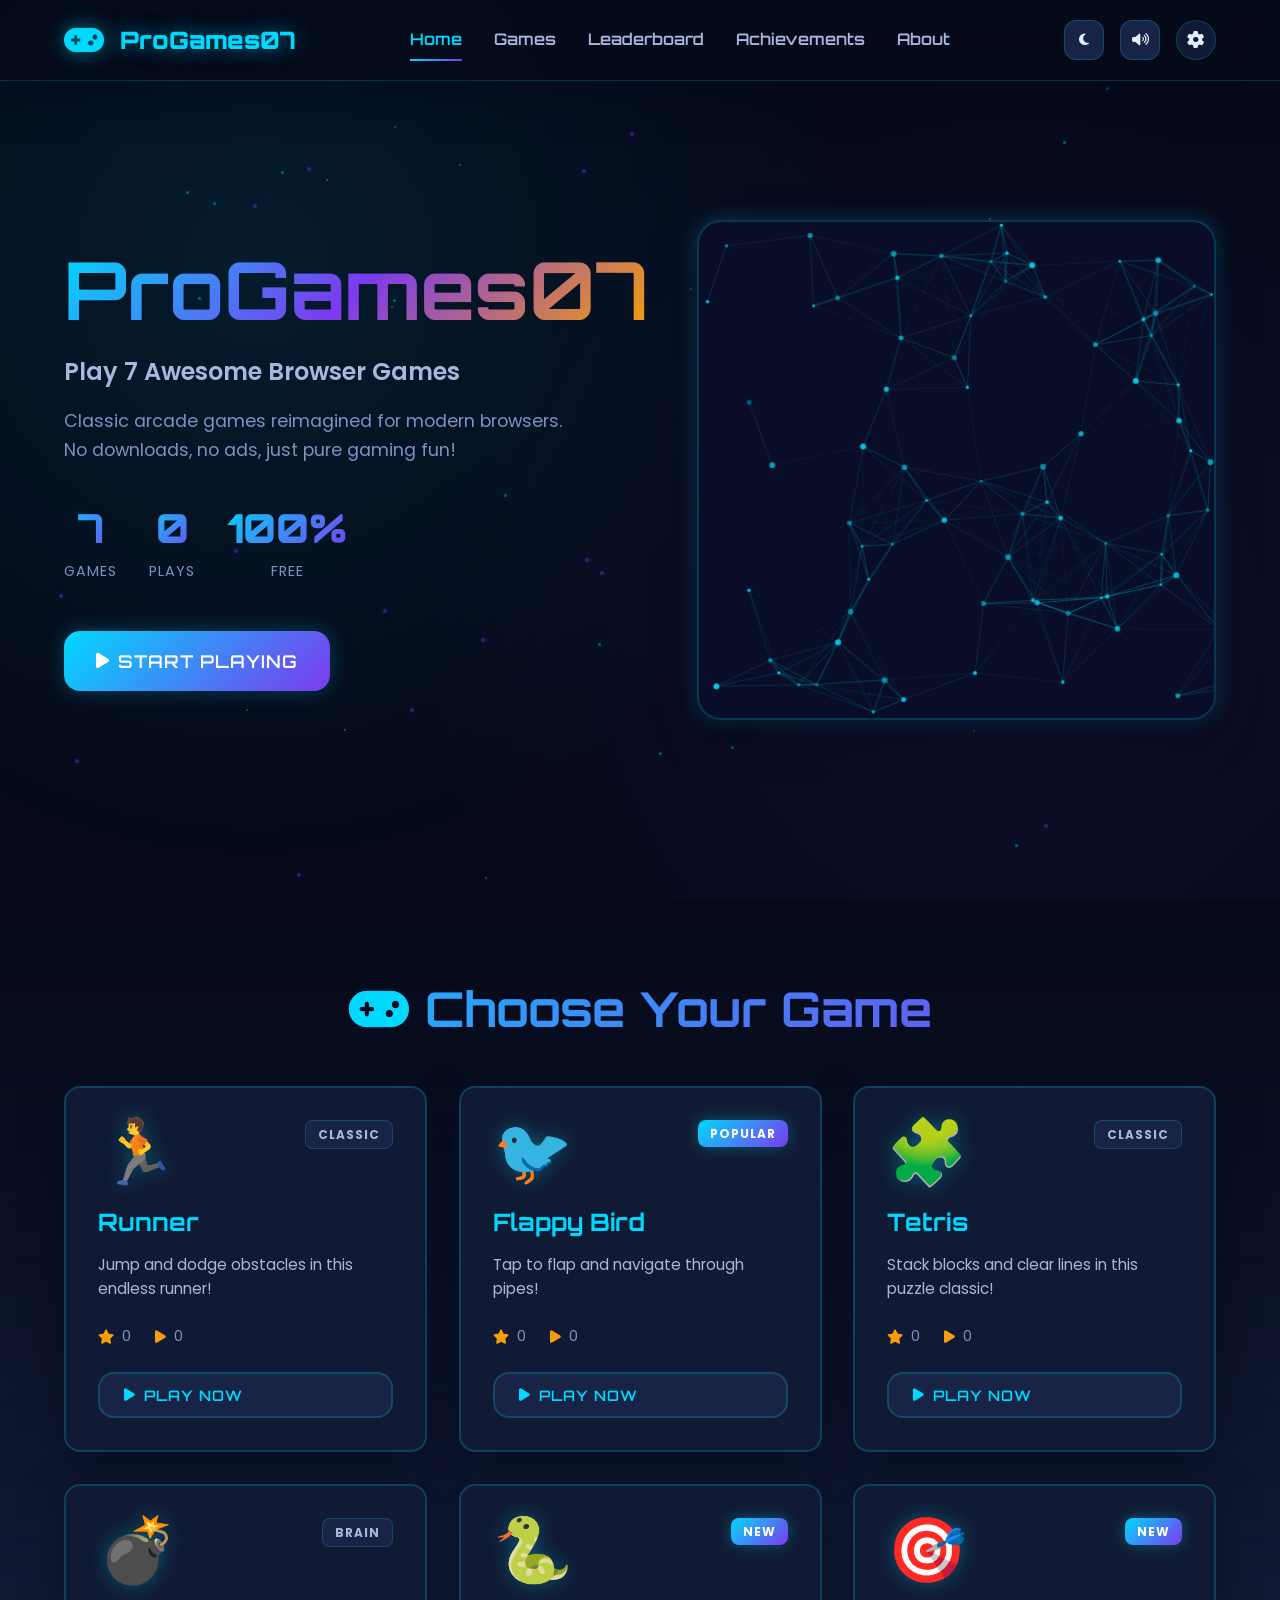
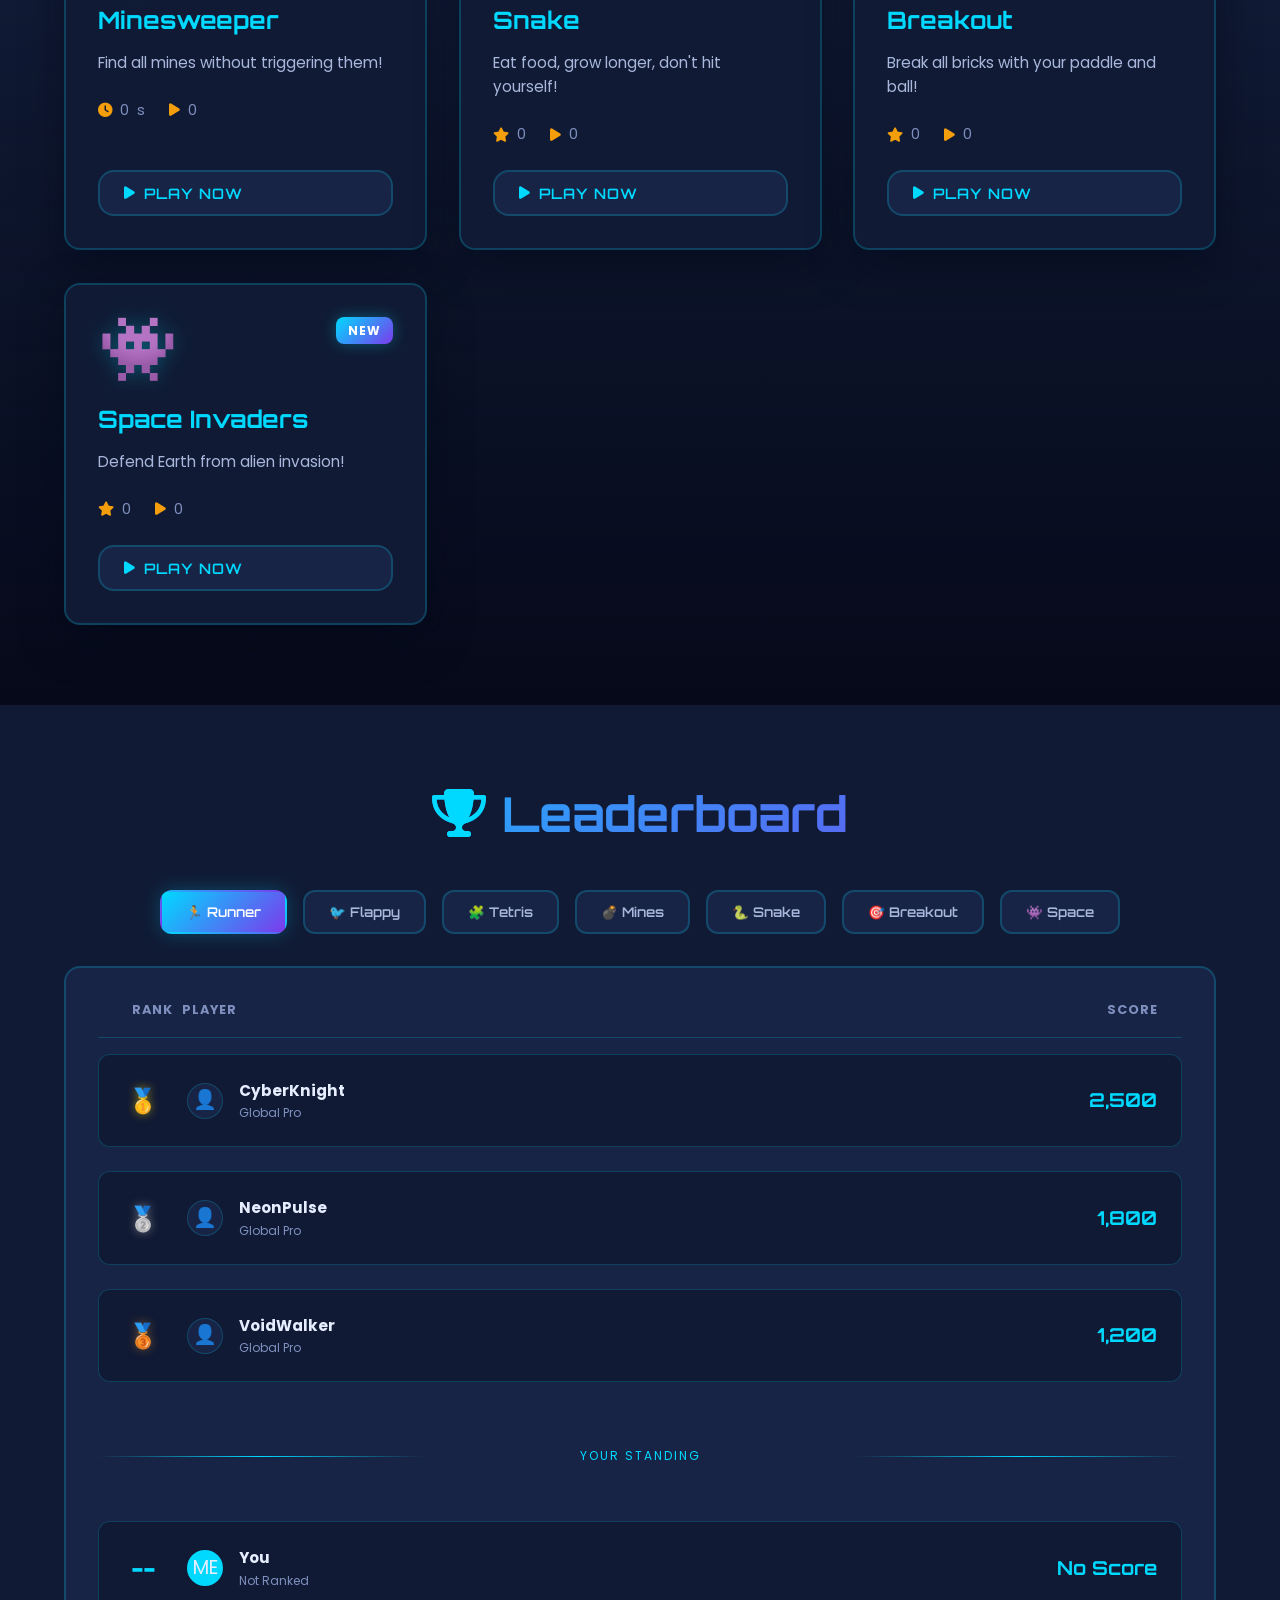
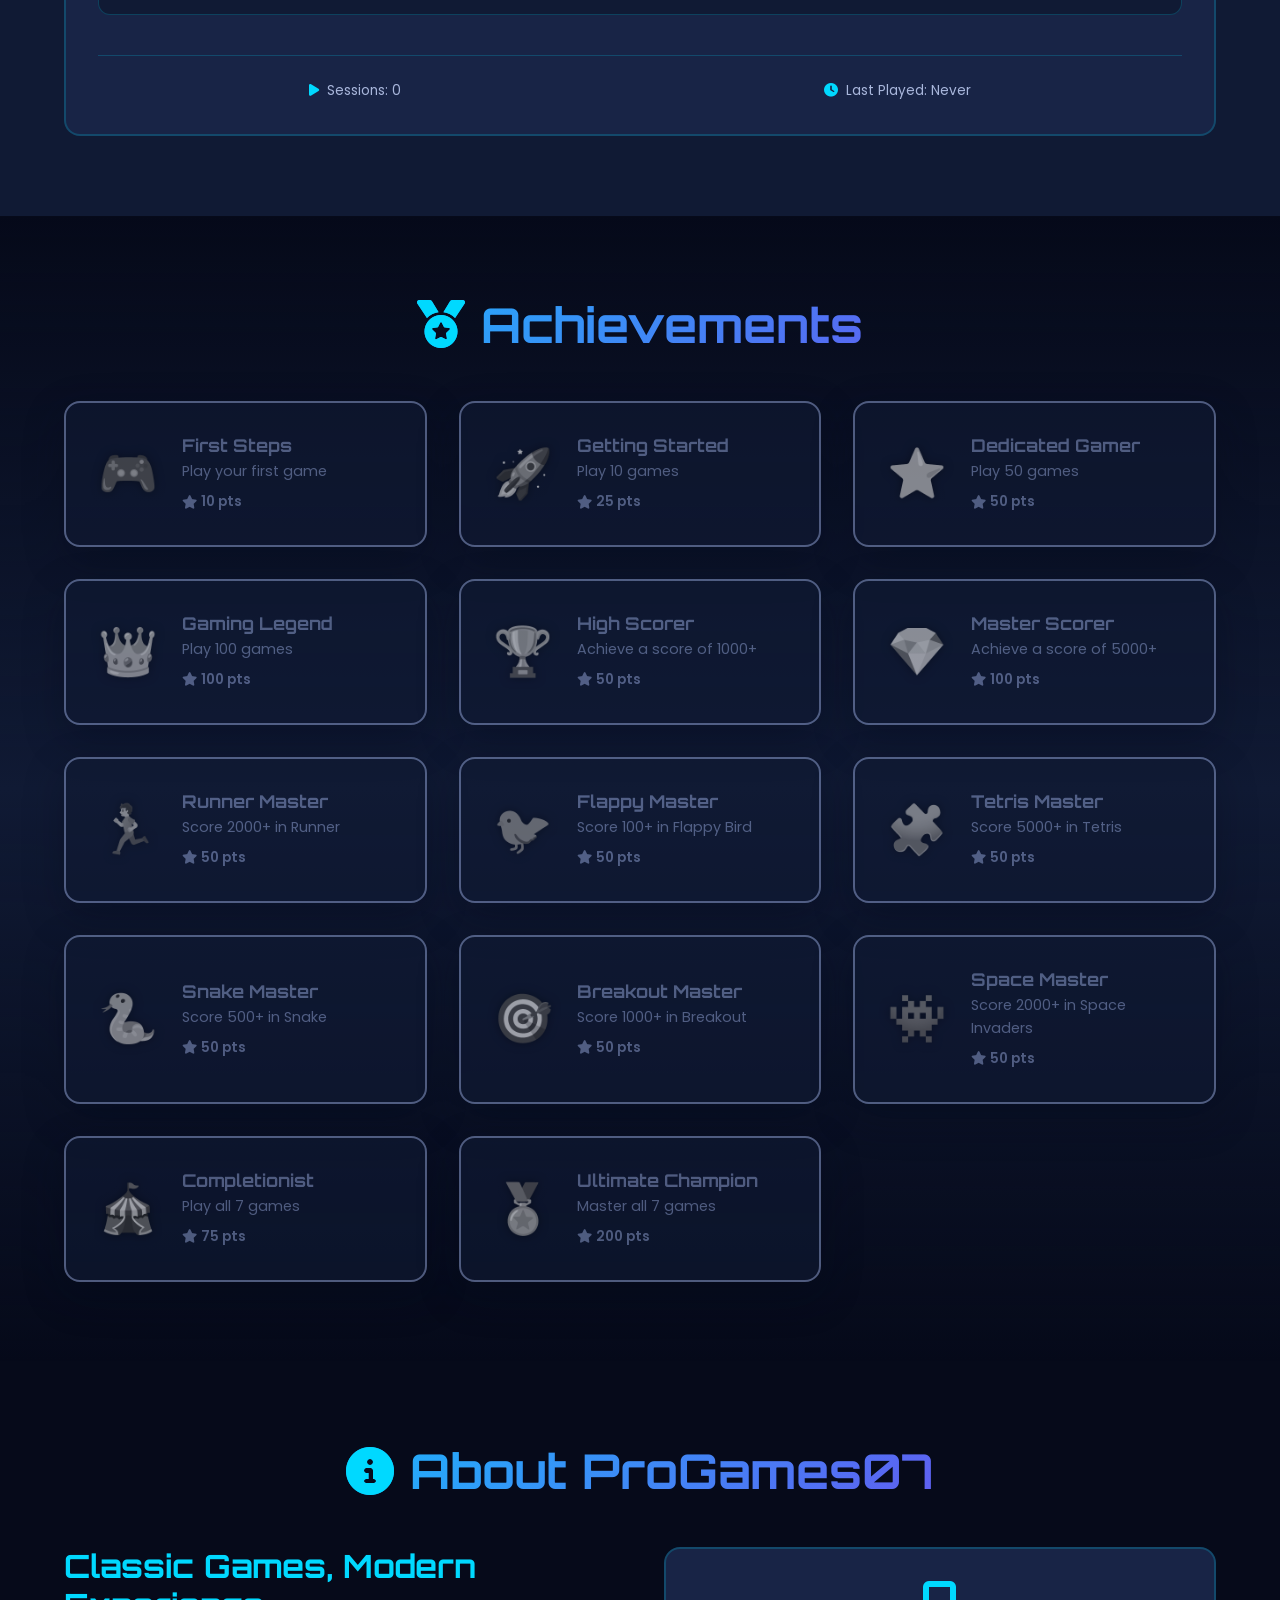
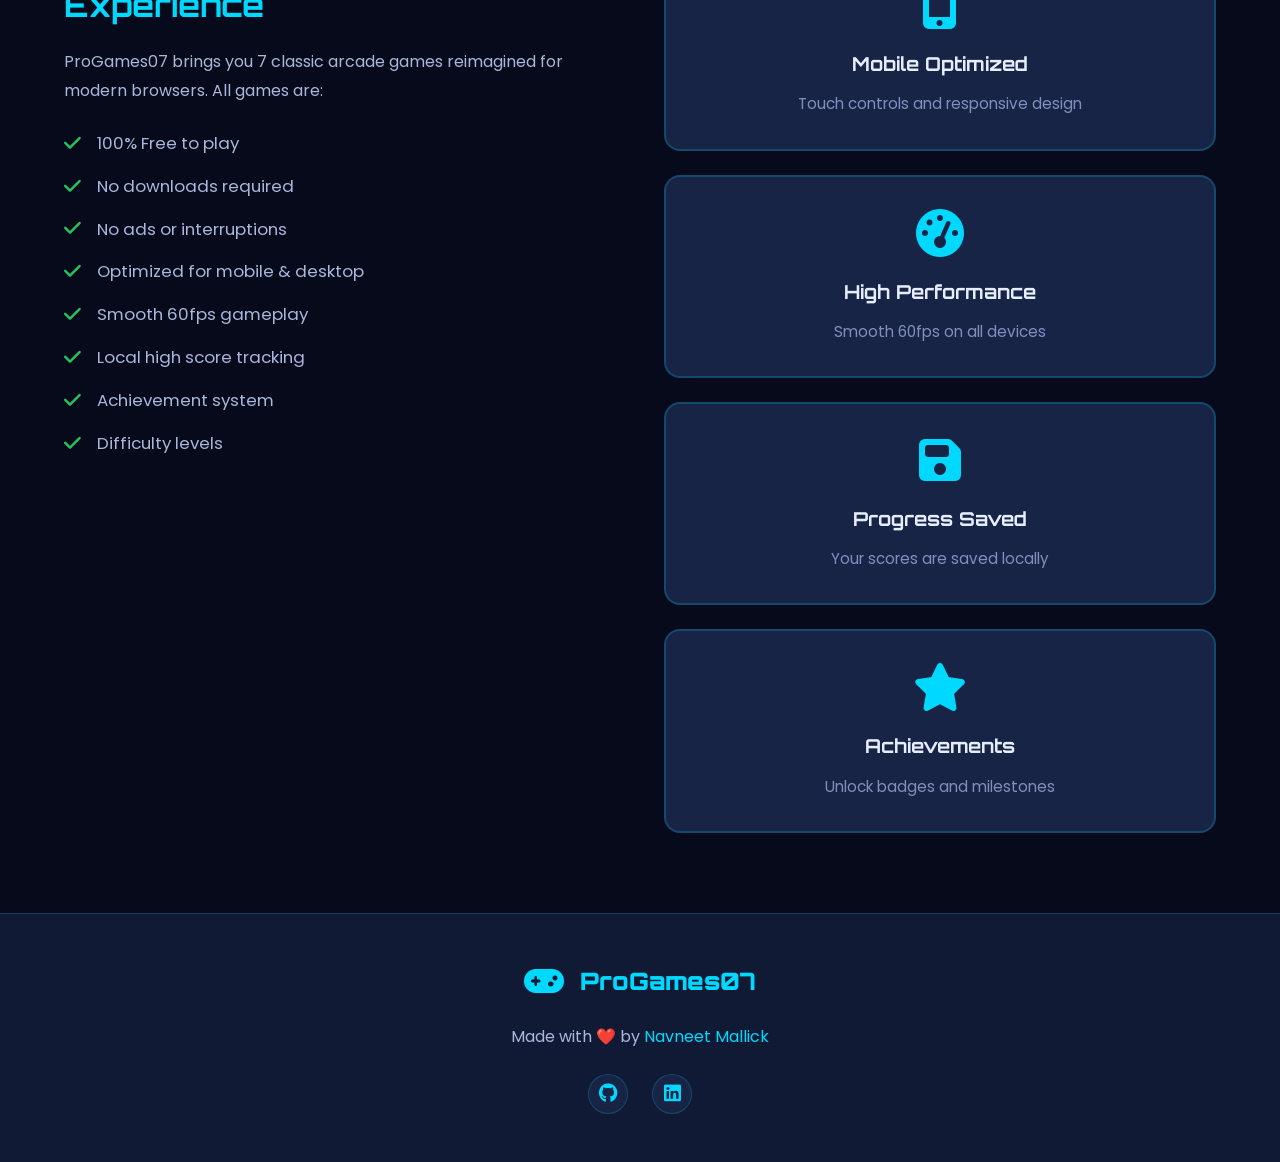
<file: index.html>
<!DOCTYPE html>
<html lang="en">
<head>
  <meta charset="UTF-8">
  <meta name="viewport" content="width=device-width, initial-scale=1.0, maximum-scale=5.0, user-scalable=yes, viewport-fit=cover">
  
  <!-- SEO -->
  <title>ProGames07 | Play Awesome Classic Arcade Games In Browser  </title>
  <meta name="description" content="Play 7 awesome browser games on ProGames07 including Runner, Flappy Bird, Tetris, Minesweeper, Snake, Breakout, and Space Invaders. Optimized for mobile and desktop.">
  <meta name="keywords" content="browser games, online games, free games, arcade games, tetris, snake, flappy bird">
  <meta name="author" content="Navneet Mallick">
  
  <!-- Favicon -->
  <link rel="icon" href="data:image/svg+xml,<svg xmlns='http://www.w3.org/2000/svg' viewBox='0 0 100 100'><text y='.9em' font-size='90'>🎮</text></svg>">
  <link rel="icon" type="image/png" href="./icons/icon-512x512.png">
  
  <!-- PWA Manifest -->
  <link rel="manifest" href="./manifest.json?v=1.0.3">
  <meta name="theme-color" content="#00e5ff">
  <meta name="apple-mobile-web-app-capable" content="yes">
  <meta name="apple-mobile-web-app-status-bar-style" content="black-translucent">
  <meta name="apple-mobile-web-app-title" content="ProGames07">
  <link rel="apple-touch-icon" href="./icons/icon-192x192.png">
  <meta name="mobile-web-app-capable" content="yes">
  
  <!-- Fonts -->
  <link rel="preconnect" href="https://fonts.googleapis.com">
  <link rel="preconnect" href="https://fonts.gstatic.com" crossorigin>
  <link href="https://fonts.googleapis.com/css2?family=Orbitron:wght@400;500;700;900&family=Poppins:wght@300;400;600;700&display=swap" rel="stylesheet">
  
  <!-- Font Awesome -->
  <link rel="stylesheet" href="https://cdnjs.cloudflare.com/ajax/libs/font-awesome/6.5.0/css/all.min.css">
  
  <!-- Stylesheets -->
  <link rel="stylesheet" href="css/style.css">
  <link rel="stylesheet" href="css/games.css">
  <link rel="stylesheet" href="css/mobile.css">
</head>
<body>

  <!-- Particles Background -->
  <div class="particles" id="particles"></div>

  <!-- Header -->
  <header class="header">
    <div class="container">
      <div class="logo">
        <i class="fas fa-gamepad"></i>
        <span>ProGames07</span>
      </div>
      <nav class="nav">
        <a href="#home" class="nav-link active">Home</a>
        <a href="#games" class="nav-link">Games</a>
        <a href="#leaderboard" class="nav-link">Leaderboard</a>
        <a href="#achievements" class="nav-link">Achievements</a>
        <a href="#about" class="nav-link">About</a>
      </nav>
      <div class="header-actions">
        <button id="theme-toggle" class="icon-btn" aria-label="Toggle theme">
          <i class="fas fa-moon"></i>
        </button>
        <button id="sound-toggle" class="icon-btn" aria-label="Toggle sound">
          <i class="fas fa-volume-up"></i>
        </button>
        <button class="icon-btn settings-btn" onclick="settingsManager.openSettings()" aria-label="Settings">
          <i class="fas fa-cog"></i>
        </button>
        <button id="mobile-menu-btn" class="icon-btn mobile-only" aria-label="Menu">
          <i class="fas fa-bars"></i>
        </button>
      </div>
    </div>
  </header>

  <!-- Hero Section -->
  <section id="home" class="hero">
    <div class="container">
      <div class="hero-content">
        <h1 class="hero-title">
          <span class="glitch" data-text="ProGames07">ProGames07</span>
        </h1>
        <p class="hero-subtitle">Play 7 Awesome Browser Games</p>
        <p class="hero-description">
          Classic arcade games reimagined for modern browsers. 
          No downloads, no ads, just pure gaming fun!
        </p>
        <div class="hero-stats">
          <div class="stat">
            <div class="stat-value" id="total-games">7</div>
            <div class="stat-label">Games</div>
          </div>
          <div class="stat">
            <div class="stat-value" id="total-plays">0</div>
            <div class="stat-label">Plays</div>
          </div>
          <div class="stat">
            <div class="stat-value">100%</div>
            <div class="stat-label">Free</div>
          </div>
        </div>
        <a href="#games" class="btn btn-primary btn-large">
          <i class="fas fa-play"></i> Start Playing
        </a>
      </div>
      <div class="hero-visual">
        <canvas id="hero-canvas"></canvas>
      </div>
    </div>
  </section>

  <!-- Games Grid -->
  <section id="games" class="games-section">
    <div class="container">
      <h2 class="section-title">
        <i class="fas fa-gamepad"></i> Choose Your Game
      </h2>
      
      <div class="games-grid">
        
        <!-- Game 1: Runner -->
        <div class="game-card" data-game="runner">
          <div class="game-card-header">
            <div class="game-icon">🏃</div>
            <div class="game-badge">Classic</div>
          </div>
          <div class="game-card-body">
            <h3 class="game-title">Runner</h3>
            <p class="game-description">Jump and dodge obstacles in this endless runner!</p>
            <div class="game-stats">
              <span><i class="fas fa-star"></i> <span class="high-score" data-game="runner">0</span></span>
              <span><i class="fas fa-play"></i> <span class="play-count" data-game="runner">0</span></span>
            </div>
          </div>
          <button class="btn btn-play" onclick="openGame('runner')">
            <i class="fas fa-play"></i> Play Now
          </button>
        </div>

        <!-- Game 2: Flappy Bird -->
        <div class="game-card" data-game="flappy">
          <div class="game-card-header">
            <div class="game-icon">🐦</div>
            <div class="game-badge featured">Popular</div>
          </div>
          <div class="game-card-body">
            <h3 class="game-title">Flappy Bird</h3>
            <p class="game-description">Tap to flap and navigate through pipes!</p>
            <div class="game-stats">
              <span><i class="fas fa-star"></i> <span class="high-score" data-game="flappy">0</span></span>
              <span><i class="fas fa-play"></i> <span class="play-count" data-game="flappy">0</span></span>
            </div>
          </div>
          <button class="btn btn-play" onclick="openGame('flappy')">
            <i class="fas fa-play"></i> Play Now
          </button>
        </div>

        <!-- Game 3: Tetris -->
        <div class="game-card" data-game="tetris">
          <div class="game-card-header">
            <div class="game-icon">🧩</div>
            <div class="game-badge">Classic</div>
          </div>
          <div class="game-card-body">
            <h3 class="game-title">Tetris</h3>
            <p class="game-description">Stack blocks and clear lines in this puzzle classic!</p>
            <div class="game-stats">
              <span><i class="fas fa-star"></i> <span class="high-score" data-game="tetris">0</span></span>
              <span><i class="fas fa-play"></i> <span class="play-count" data-game="tetris">0</span></span>
            </div>
          </div>
          <button class="btn btn-play" onclick="openGame('tetris')">
            <i class="fas fa-play"></i> Play Now
          </button>
        </div>

        <!-- Game 4: Minesweeper -->
        <div class="game-card" data-game="minesweeper">
          <div class="game-card-header">
            <div class="game-icon">💣</div>
            <div class="game-badge">Brain</div>
          </div>
          <div class="game-card-body">
            <h3 class="game-title">Minesweeper</h3>
            <p class="game-description">Find all mines without triggering them!</p>
            <div class="game-stats">
              <span><i class="fas fa-clock"></i> <span class="high-score" data-game="minesweeper">--</span>s</span>
              <span><i class="fas fa-play"></i> <span class="play-count" data-game="minesweeper">0</span></span>
            </div>
          </div>
          <button class="btn btn-play" onclick="openGame('minesweeper')">
            <i class="fas fa-play"></i> Play Now
          </button>
        </div>

        <!-- Game 5: Snake -->
        <div class="game-card" data-game="snake">
          <div class="game-card-header">
            <div class="game-icon">🐍</div>
            <div class="game-badge featured">New</div>
          </div>
          <div class="game-card-body">
            <h3 class="game-title">Snake</h3>
            <p class="game-description">Eat food, grow longer, don't hit yourself!</p>
            <div class="game-stats">
              <span><i class="fas fa-star"></i> <span class="high-score" data-game="snake">0</span></span>
              <span><i class="fas fa-play"></i> <span class="play-count" data-game="snake">0</span></span>
            </div>
          </div>
          <button class="btn btn-play" onclick="openGame('snake')">
            <i class="fas fa-play"></i> Play Now
          </button>
        </div>

        <!-- Game 6: Breakout -->
        <div class="game-card" data-game="breakout">
          <div class="game-card-header">
            <div class="game-icon">🎯</div>
            <div class="game-badge featured">New</div>
          </div>
          <div class="game-card-body">
            <h3 class="game-title">Breakout</h3>
            <p class="game-description">Break all bricks with your paddle and ball!</p>
            <div class="game-stats">
              <span><i class="fas fa-star"></i> <span class="high-score" data-game="breakout">0</span></span>
              <span><i class="fas fa-play"></i> <span class="play-count" data-game="breakout">0</span></span>
            </div>
          </div>
          <button class="btn btn-play" onclick="openGame('breakout')">
            <i class="fas fa-play"></i> Play Now
          </button>
        </div>

        <!-- Game 7: Space Invaders -->
        <div class="game-card" data-game="space">
          <div class="game-card-header">
            <div class="game-icon">👾</div>
            <div class="game-badge featured">New</div>
          </div>
          <div class="game-card-body">
            <h3 class="game-title">Space Invaders</h3>
            <p class="game-description">Defend Earth from alien invasion!</p>
            <div class="game-stats">
              <span><i class="fas fa-star"></i> <span class="high-score" data-game="space">0</span></span>
              <span><i class="fas fa-play"></i> <span class="play-count" data-game="space">0</span></span>
            </div>
          </div>
          <button class="btn btn-play" onclick="openGame('space')">
            <i class="fas fa-play"></i> Play Now
          </button>
        </div>

      </div>
    </div>
  </section>

  <!-- Leaderboard Section -->
  <section id="leaderboard" class="leaderboard-section">
    <div class="container">
      <h2 class="section-title">
        <i class="fas fa-trophy"></i> Leaderboard
      </h2>
      <div class="leaderboard-tabs">
        <button class="tab-btn active" data-game="runner">🏃 Runner</button>
        <button class="tab-btn" data-game="flappy">🐦 Flappy</button>
        <button class="tab-btn" data-game="tetris">🧩 Tetris</button>
        <button class="tab-btn" data-game="minesweeper">💣 Mines</button>
        <button class="tab-btn" data-game="snake">🐍 Snake</button>
        <button class="tab-btn" data-game="breakout">🎯 Breakout</button>
        <button class="tab-btn" data-game="space">👾 Space</button>
      </div>
      <div class="leaderboard-content" id="leaderboard-content">
        <div class="leaderboard-empty">
          <i class="fas fa-trophy"></i>
          <p>No scores yet. Be the first to play!</p>
        </div>
      </div>
    </div>
  </section>

  <!-- Achievements Section -->
  <section id="achievements" class="achievements-section">
    <div class="container">
      <h2 class="section-title">
        <i class="fas fa-medal"></i> Achievements
      </h2>
      <div class="achievements-grid" id="achievements-grid">
        <!-- Achievements will be loaded here -->
      </div>
    </div>
  </section>

  <!-- About Section -->
  <section id="about" class="about-section">
    <div class="container">
      <h2 class="section-title">
        <i class="fas fa-info-circle"></i> About ProGames07
      </h2>
      <div class="about-content">
        <div class="about-text">
          <h3>Classic Games, Modern Experience</h3>
          <p>ProGames07 brings you 7 classic arcade games reimagined for modern browsers. All games are:</p>
          <ul class="feature-list">
            <li><i class="fas fa-check"></i> 100% Free to play</li>
            <li><i class="fas fa-check"></i> No downloads required</li>
            <li><i class="fas fa-check"></i> No ads or interruptions</li>
            <li><i class="fas fa-check"></i> Optimized for mobile & desktop</li>
            <li><i class="fas fa-check"></i> Smooth 60fps gameplay</li>
            <li><i class="fas fa-check"></i> Local high score tracking</li>
            <li><i class="fas fa-check"></i> Achievement system</li>
            <li><i class="fas fa-check"></i> Difficulty levels</li>
          </ul>
        </div>
        <div class="about-features">
          <div class="feature-card">
            <i class="fas fa-mobile-alt"></i>
            <h4>Mobile Optimized</h4>
            <p>Touch controls and responsive design</p>
          </div>
          <div class="feature-card">
            <i class="fas fa-tachometer-alt"></i>
            <h4>High Performance</h4>
            <p>Smooth 60fps on all devices</p>
          </div>
          <div class="feature-card">
            <i class="fas fa-save"></i>
            <h4>Progress Saved</h4>
            <p>Your scores are saved locally</p>
          </div>
          <div class="feature-card">
            <i class="fas fa-star"></i>
            <h4>Achievements</h4>
            <p>Unlock badges and milestones</p>
          </div>
        </div>
      </div>
    </div>
  </section>

  <!-- Footer -->
  <footer class="footer">
    <div class="container">
      <div class="footer-content">
        <div class="footer-brand">
          <i class="fas fa-gamepad"></i>
          <span>ProGames07</span>
        </div>
        <p>Made with ❤️ by <a href="https://github.com/Navneet-Mallick" target="_blank">Navneet Mallick</a></p>
        
        <div class="footer-links">
          <a href="https://github.com/Navneet-Mallick" target="_blank"><i class="fab fa-github"></i></a>
          <a href="https://linkedin.com/in/navneet-mallick-313829279" target="_blank"><i class="fab fa-linkedin"></i></a>
        </div>
      </div>
    </div>
  </footer>

  <!-- Game Modal -->
  <div id="game-modal" class="game-modal">
    <div class="game-modal-content">
      <div class="game-modal-header">
        <h3 id="modal-game-title">Game</h3>
        <button class="close-btn" onclick="closeGame()">
          <i class="fas fa-times"></i>
        </button>
      </div>
      <div class="game-modal-body" id="game-container">
        <!-- Game will be loaded here -->
      </div>
    </div>
  </div>

  <!-- Toast Notifications -->
  <div id="toast-container"></div>

  <!-- Scripts -->
  <script src="js/particles.js"></script>
  <script src="js/hero-animation.js"></script>
  <script src="js/stats.js"></script>
  <script src="js/achievements.js"></script>
  <script src="js/enhancements.js"></script>
  <script src="js/sound-effects.js"></script>
  <script src="js/pause-system.js"></script>
  <script src="js/music-manager.js"></script>
  <script src="js/settings.js"></script>
  <script src="js/difficulty.js"></script>
  <script src="js/performance-optimizer.js"></script>
  <script src="js/game-optimizer.js"></script>
  <script src="js/game-loader.js"></script>
  <script src="js/canvas-helper.js"></script>
  <script src="js/games/runner.js"></script>
  <script src="js/games/flappy.js"></script>
  <script src="js/games/tetris.js"></script>
  <script src="js/games/minesweeper.js"></script>
  <script src="js/games/snake.js"></script>
  <script src="js/games/breakout.js"></script>
  <script src="js/games/space.js"></script>
  <script src="js/game-manager.js"></script>
  <script src="js/main.js"></script>
  <script src="js/debug.js"></script>

  <!-- PWA Registration -->
  <script>
    // Register Service Worker for PWA
    if ('serviceWorker' in navigator) {
      window.addEventListener('load', () => {
        navigator.serviceWorker.register('./sw.js?v=1.0.3')
          .then(registration => {
            console.log('✓ Service Worker registered:', registration.scope);
          })
          .catch(error => {
            console.log('✗ Service Worker registration failed:', error);
          });
      });
    }

    // PWA Install Prompt
    let deferredPrompt;
    window.addEventListener('beforeinstallprompt', (e) => {
      e.preventDefault();
      deferredPrompt = e;
      
      // Show install button
      showInstallPrompt();
    });

    function showInstallPrompt() {
      const installBtn = document.createElement('button');
      installBtn.className = 'btn btn-primary install-btn';
      installBtn.innerHTML = '<i class="fas fa-download"></i> Install App';
      installBtn.style.cssText = 'position:fixed;bottom:20px;right:20px;z-index:1000;box-shadow:0 4px 20px rgba(0,229,255,0.4);';
      
      installBtn.addEventListener('click', async () => {
        if (deferredPrompt) {
          deferredPrompt.prompt();
          const { outcome } = await deferredPrompt.userChoice;
          console.log(`User response: ${outcome}`);
          deferredPrompt = null;
          installBtn.remove();
        }
      });
      
      document.body.appendChild(installBtn);
      
      // Auto-hide after 10 seconds
      setTimeout(() => {
        if (installBtn.parentElement) {
          installBtn.style.opacity = '0';
          installBtn.style.transform = 'translateY(100px)';
          setTimeout(() => installBtn.remove(), 300);
        }
      }, 10000);
    }

    // Track installation
    window.addEventListener('appinstalled', () => {
      console.log('✓ PWA installed successfully');
      showToast('App installed! Launch from your home screen', 'success');
    });
  </script>

</body>
</html>
</file>
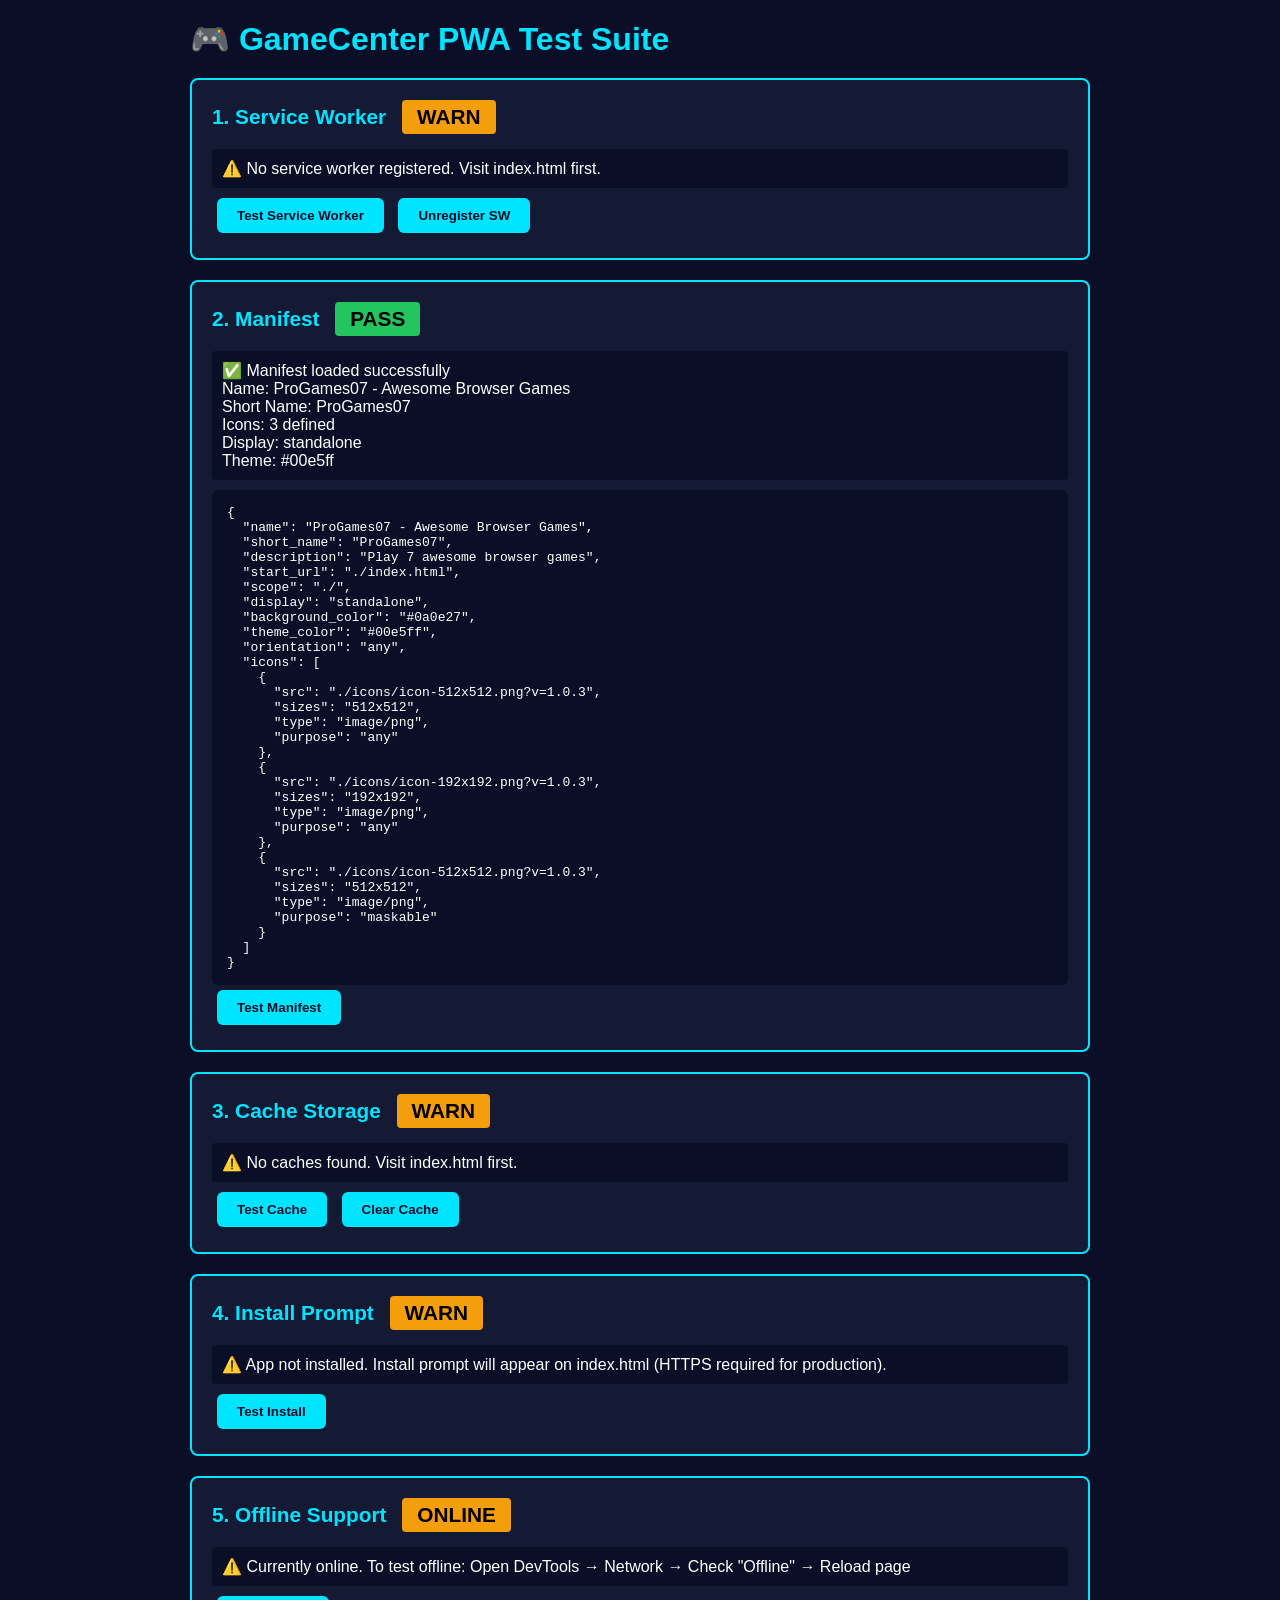
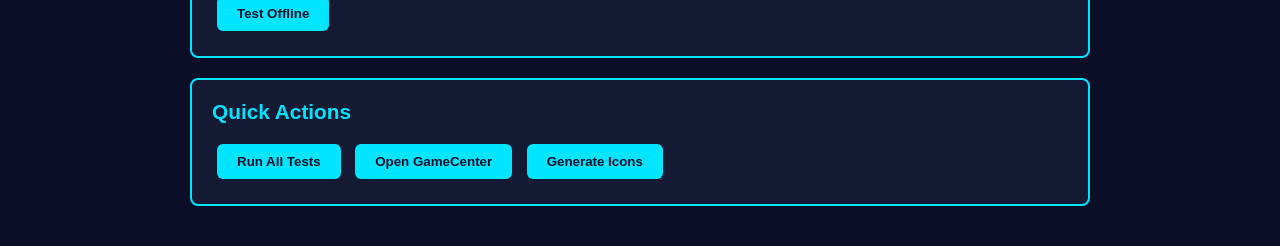
<file: test-pwa.html>
<!DOCTYPE html>
<html lang="en">
<head>
  <meta charset="UTF-8">
  <meta name="viewport" content="width=device-width, initial-scale=1.0">
  <title>PWA Test - GameCenter</title>
  <style>
    * { margin: 0; padding: 0; box-sizing: border-box; }
    body {
      font-family: 'Segoe UI', Tahoma, Geneva, Verdana, sans-serif;
      background: #0a0e27;
      color: #fff;
      padding: 20px;
    }
    .container {
      max-width: 900px;
      margin: 0 auto;
    }
    h1 {
      color: #00e5ff;
      margin-bottom: 20px;
    }
    .test-section {
      background: #141a33;
      border: 2px solid #00e5ff;
      border-radius: 8px;
      padding: 20px;
      margin-bottom: 20px;
    }
    .test-section h2 {
      color: #00e5ff;
      margin-bottom: 15px;
      font-size: 1.3rem;
    }
    .status {
      display: inline-block;
      padding: 5px 15px;
      border-radius: 4px;
      font-weight: bold;
      margin-left: 10px;
    }
    .status.pass { background: #22c55e; color: #000; }
    .status.fail { background: #ef4444; color: #fff; }
    .status.warn { background: #f59e0b; color: #000; }
    button {
      background: #00e5ff;
      color: #0a0e27;
      border: none;
      padding: 10px 20px;
      border-radius: 6px;
      cursor: pointer;
      font-weight: bold;
      margin: 5px;
    }
    button:hover { background: #00b8cc; }
    pre {
      background: #0a0e27;
      padding: 15px;
      border-radius: 6px;
      overflow-x: auto;
      margin-top: 10px;
    }
    .test-item {
      padding: 10px;
      margin: 5px 0;
      background: #0a0e27;
      border-radius: 4px;
    }
  </style>
</head>
<body>
  <div class="container">
    <h1>🎮 GameCenter PWA Test Suite</h1>
    
    <div class="test-section">
      <h2>1. Service Worker <span class="status" id="sw-status">Testing...</span></h2>
      <div id="sw-details"></div>
      <button onclick="testServiceWorker()">Test Service Worker</button>
      <button onclick="unregisterSW()">Unregister SW</button>
    </div>

    <div class="test-section">
      <h2>2. Manifest <span class="status" id="manifest-status">Testing...</span></h2>
      <div id="manifest-details"></div>
      <button onclick="testManifest()">Test Manifest</button>
    </div>

    <div class="test-section">
      <h2>3. Cache Storage <span class="status" id="cache-status">Testing...</span></h2>
      <div id="cache-details"></div>
      <button onclick="testCache()">Test Cache</button>
      <button onclick="clearCache()">Clear Cache</button>
    </div>

    <div class="test-section">
      <h2>4. Install Prompt <span class="status" id="install-status">Testing...</span></h2>
      <div id="install-details"></div>
      <button onclick="testInstall()">Test Install</button>
    </div>

    <div class="test-section">
      <h2>5. Offline Support <span class="status" id="offline-status">Testing...</span></h2>
      <div id="offline-details"></div>
      <button onclick="testOffline()">Test Offline</button>
    </div>

    <div class="test-section">
      <h2>Quick Actions</h2>
      <button onclick="runAllTests()">Run All Tests</button>
      <button onclick="location.href='index.html'">Open GameCenter</button>
      <button onclick="location.href='generate-icons.html'">Generate Icons</button>
    </div>
  </div>

  <script>
    // Test Service Worker
    async function testServiceWorker() {
      const status = document.getElementById('sw-status');
      const details = document.getElementById('sw-details');
      
      if ('serviceWorker' in navigator) {
        try {
          const registrations = await navigator.serviceWorker.getRegistrations();
          if (registrations.length > 0) {
            status.className = 'status pass';
            status.textContent = 'PASS';
            details.innerHTML = `
              <div class="test-item">
                ✅ Service Worker registered<br>
                Scope: ${registrations[0].scope}<br>
                State: ${registrations[0].active ? 'Active' : 'Inactive'}
              </div>
            `;
          } else {
            status.className = 'status warn';
            status.textContent = 'WARN';
            details.innerHTML = '<div class="test-item">⚠️ No service worker registered. Visit index.html first.</div>';
          }
        } catch (error) {
          status.className = 'status fail';
          status.textContent = 'FAIL';
          details.innerHTML = `<div class="test-item">❌ Error: ${error.message}</div>`;
        }
      } else {
        status.className = 'status fail';
        status.textContent = 'FAIL';
        details.innerHTML = '<div class="test-item">❌ Service Worker not supported</div>';
      }
    }

    // Test Manifest
    async function testManifest() {
      const status = document.getElementById('manifest-status');
      const details = document.getElementById('manifest-details');
      
      try {
        const response = await fetch('/manifest.json');
        const manifest = await response.json();
        
        status.className = 'status pass';
        status.textContent = 'PASS';
        details.innerHTML = `
          <div class="test-item">
            ✅ Manifest loaded successfully<br>
            Name: ${manifest.name}<br>
            Short Name: ${manifest.short_name}<br>
            Icons: ${manifest.icons.length} defined<br>
            Display: ${manifest.display}<br>
            Theme: ${manifest.theme_color}
          </div>
          <pre>${JSON.stringify(manifest, null, 2)}</pre>
        `;
      } catch (error) {
        status.className = 'status fail';
        status.textContent = 'FAIL';
        details.innerHTML = `<div class="test-item">❌ Error: ${error.message}</div>`;
      }
    }

    // Test Cache
    async function testCache() {
      const status = document.getElementById('cache-status');
      const details = document.getElementById('cache-details');
      
      try {
        const cacheNames = await caches.keys();
        if (cacheNames.length > 0) {
          let html = '<div class="test-item">✅ Caches found:<br>';
          for (const name of cacheNames) {
            const cache = await caches.open(name);
            const keys = await cache.keys();
            html += `<br><strong>${name}</strong>: ${keys.length} files cached`;
          }
          html += '</div>';
          
          status.className = 'status pass';
          status.textContent = 'PASS';
          details.innerHTML = html;
        } else {
          status.className = 'status warn';
          status.textContent = 'WARN';
          details.innerHTML = '<div class="test-item">⚠️ No caches found. Visit index.html first.</div>';
        }
      } catch (error) {
        status.className = 'status fail';
        status.textContent = 'FAIL';
        details.innerHTML = `<div class="test-item">❌ Error: ${error.message}</div>`;
      }
    }

    // Test Install
    function testInstall() {
      const status = document.getElementById('install-status');
      const details = document.getElementById('install-details');
      
      if (window.matchMedia('(display-mode: standalone)').matches) {
        status.className = 'status pass';
        status.textContent = 'PASS';
        details.innerHTML = '<div class="test-item">✅ App is installed and running in standalone mode!</div>';
      } else {
        status.className = 'status warn';
        status.textContent = 'WARN';
        details.innerHTML = '<div class="test-item">⚠️ App not installed. Install prompt will appear on index.html (HTTPS required for production).</div>';
      }
    }

    // Test Offline
    function testOffline() {
      const status = document.getElementById('offline-status');
      const details = document.getElementById('offline-details');
      
      if (navigator.onLine) {
        status.className = 'status warn';
        status.textContent = 'ONLINE';
        details.innerHTML = '<div class="test-item">⚠️ Currently online. To test offline: Open DevTools → Network → Check "Offline" → Reload page</div>';
      } else {
        status.className = 'status pass';
        status.textContent = 'OFFLINE';
        details.innerHTML = '<div class="test-item">✅ Currently offline! If this page loaded, offline support is working!</div>';
      }
    }

    // Unregister Service Worker
    async function unregisterSW() {
      const registrations = await navigator.serviceWorker.getRegistrations();
      for (const registration of registrations) {
        await registration.unregister();
      }
      alert('Service Worker unregistered. Reload to re-register.');
      location.reload();
    }

    // Clear Cache
    async function clearCache() {
      const cacheNames = await caches.keys();
      for (const name of cacheNames) {
        await caches.delete(name);
      }
      alert('All caches cleared!');
      location.reload();
    }

    // Run All Tests
    async function runAllTests() {
      await testServiceWorker();
      await testManifest();
      await testCache();
      testInstall();
      testOffline();
    }

    // Auto-run tests on load
    window.addEventListener('load', runAllTests);
  </script>
</body>
</html>
</file>
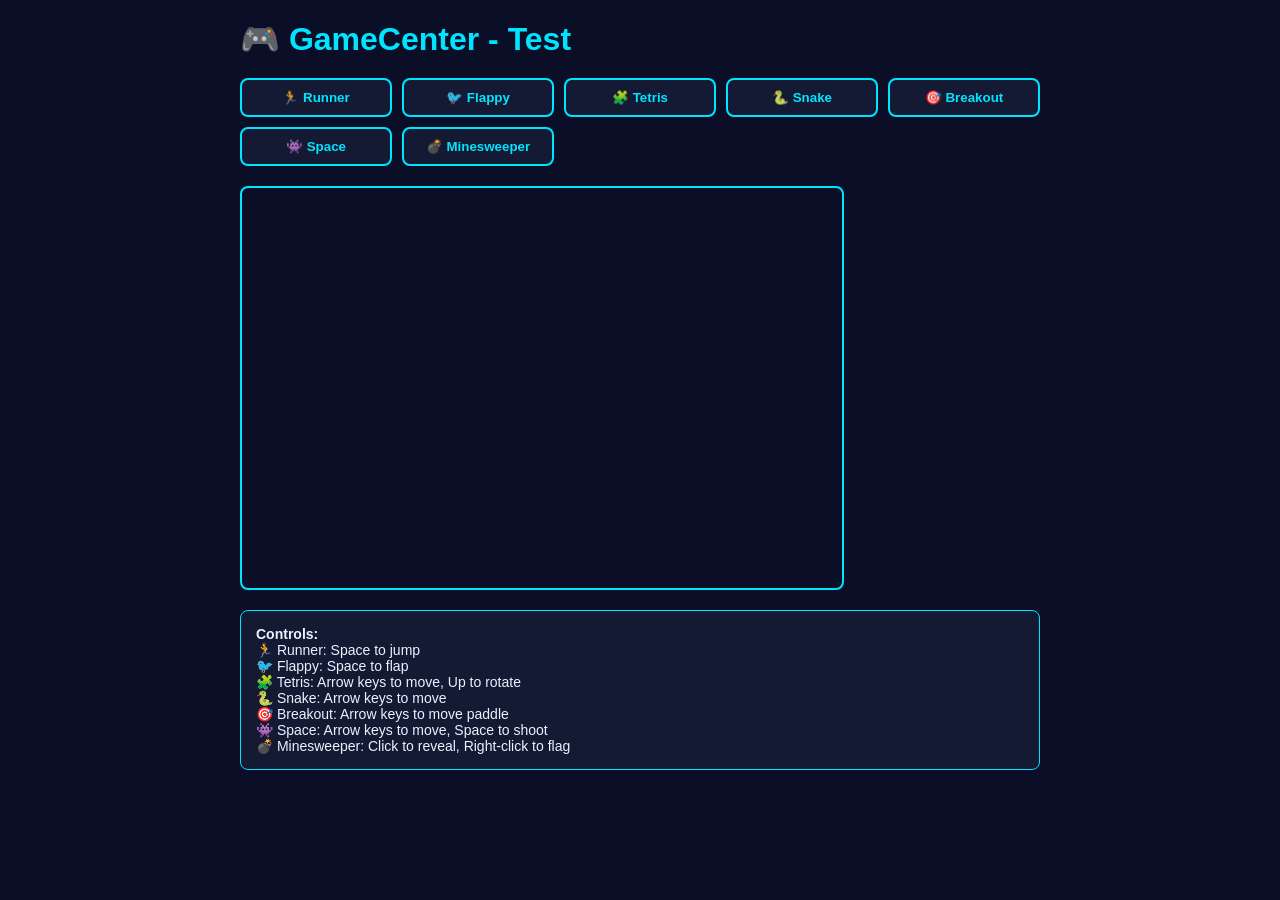
<file: test.html>
<!DOCTYPE html>
<html lang="en">
<head>
  <meta charset="UTF-8">
  <meta name="viewport" content="width=device-width, initial-scale=1.0">
  <title>GameCenter - Test</title>
  <style>
    * { margin: 0; padding: 0; box-sizing: border-box; }
    body {
      background: #0a0e27;
      color: #eaf2ff;
      font-family: 'Poppins', sans-serif;
      padding: 20px;
    }
    .container {
      max-width: 800px;
      margin: 0 auto;
    }
    h1 {
      margin-bottom: 20px;
      color: #00e5ff;
    }
    .buttons {
      display: grid;
      grid-template-columns: repeat(auto-fit, minmax(150px, 1fr));
      gap: 10px;
      margin-bottom: 20px;
    }
    button {
      padding: 10px 20px;
      background: #141a33;
      border: 2px solid #00e5ff;
      color: #00e5ff;
      border-radius: 8px;
      cursor: pointer;
      font-weight: 600;
      transition: 0.3s;
    }
    button:hover {
      background: #00e5ff;
      color: #0a0e27;
    }
    canvas {
      border: 2px solid #00e5ff;
      border-radius: 8px;
      display: block;
      margin: 20px 0;
      background: #0a0e27;
    }
    .info {
      background: #141a33;
      border: 1px solid #00e5ff;
      border-radius: 8px;
      padding: 15px;
      margin-top: 20px;
      font-size: 14px;
    }
  </style>
</head>
<body>
  <div class="container">
    <h1>🎮 GameCenter - Test</h1>
    
    <div class="buttons">
      <button onclick="testGame('runner')">🏃 Runner</button>
      <button onclick="testGame('flappy')">🐦 Flappy</button>
      <button onclick="testGame('tetris')">🧩 Tetris</button>
      <button onclick="testGame('snake')">🐍 Snake</button>
      <button onclick="testGame('breakout')">🎯 Breakout</button>
      <button onclick="testGame('space')">👾 Space</button>
      <button onclick="testGame('minesweeper')">💣 Minesweeper</button>
    </div>

    <canvas id="test-canvas" width="600" height="400"></canvas>

    <div class="info">
      <p><strong>Controls:</strong></p>
      <p>🏃 Runner: Space to jump</p>
      <p>🐦 Flappy: Space to flap</p>
      <p>🧩 Tetris: Arrow keys to move, Up to rotate</p>
      <p>🐍 Snake: Arrow keys to move</p>
      <p>🎯 Breakout: Arrow keys to move paddle</p>
      <p>👾 Space: Arrow keys to move, Space to shoot</p>
      <p>💣 Minesweeper: Click to reveal, Right-click to flag</p>
    </div>
  </div>

  <script>
    function testGame(gameName) {
      const canvas = document.getElementById('test-canvas');
      
      // Set canvas size based on game
      const sizes = {
        runner: { w: 620, h: 180 },
        flappy: { w: 620, h: 400 },
        tetris: { w: 400, h: 600 },
        snake: { w: 600, h: 600 },
        breakout: { w: 600, h: 500 },
        space: { w: 600, h: 600 },
        minesweeper: { w: 600, h: 600 }
      };
      
      const size = sizes[gameName] || { w: 600, h: 400 };
      canvas.width = size.w;
      canvas.height = size.h;
      canvas.id = `${gameName}-canvas`;
      
      console.log(`Starting ${gameName}...`);
      
      // Call game start function
      const startFunc = `start${gameName.charAt(0).toUpperCase() + gameName.slice(1)}Game`;
      if (typeof window[startFunc] === 'function') {
        window[startFunc]();
        console.log(`✓ ${gameName} started`);
      } else {
        console.error(`✗ Function not found: ${startFunc}`);
      }
    }
  </script>

  <!-- Load all game scripts -->
  <script src="js/games/runner.js"></script>
  <script src="js/games/flappy.js"></script>
  <script src="js/games/tetris.js"></script>
  <script src="js/games/snake.js"></script>
  <script src="js/games/breakout.js"></script>
  <script src="js/games/space.js"></script>
  <script src="js/games/minesweeper.js"></script>
  <script src="js/debug.js"></script>
</body>
</html>
</file>
<file: css/style.css>
/**
 * ProGames07 - Main Stylesheet
 * Modern gaming website with cyberpunk aesthetics
 */

/* ═══════════════════════════════════════════════════════════════════
   CSS VARIABLES
   ═══════════════════════════════════════════════════════════════════ */

:root {
  /* Colors - Dark Theme (Default) */
  --bg-primary: #060a1a;
  --bg-secondary: #101a34;
  --bg-tertiary: #182446;

  --text-primary: #e6edff;
  --text-secondary: #a9b7dc;
  --text-muted: #7f90bf;

  --accent-primary: #00d9ff;
  --accent-secondary: #7c3aed;
  --accent-tertiary: #f59e0b;
  
  --success: #22c55e;
  --warning: #f59e0b;
  --error: #ef4444;
  
  --border-color: rgba(0, 217, 255, 0.2);
  --shadow: 0 14px 40px rgba(2, 8, 23, 0.5);
  --glow: 0 0 20px rgba(0, 217, 255, 0.25);
  
  /* Spacing */
  --spacing-xs: 0.5rem;
  --spacing-sm: 1rem;
  --spacing-md: 1.5rem;
  --spacing-lg: 2rem;
  --spacing-xl: 3rem;
  
  /* Border Radius */
  --radius-sm: 8px;
  --radius-md: 12px;
  --radius-lg: 16px;
  --radius-xl: 24px;
  
  /* Transitions */
  --transition: 0.3s cubic-bezier(0.4, 0, 0.2, 1);
}

/* Light Theme */
body.light-theme {
  --bg-primary: #f7fafc;
  --bg-secondary: #ffffff;
  --bg-tertiary: #edf2f7;

  --text-primary: #1a202c;
  --text-secondary: #4a5568;
  --text-muted: #718096;

  --accent-primary: #2563eb;
  --accent-secondary: #7c3aed;
  --accent-tertiary: #f59e0b;

  --border-color: rgba(37, 99, 235, 0.18);
  --shadow: 0 10px 40px rgba(0, 0, 0, 0.1);
  --glow: 0 0 20px rgba(37, 99, 235, 0.2);
}

/* ═══════════════════════════════════════════════════════════════════
   RESET & BASE
   ═══════════════════════════════════════════════════════════════════ */

* {
  margin: 0;
  padding: 0;
  box-sizing: border-box;
}

html {
  scroll-behavior: smooth;
  scroll-padding-top: 80px;
}

body {
  font-family: 'Poppins', sans-serif;
  background: var(--bg-primary);
  color: var(--text-primary);
  line-height: 1.6;
  overflow-x: hidden;
  position: relative;
  min-height: 100vh;
  transition: background-color 0.25s ease, color 0.25s ease;
}

/* Background Effects */
body::before {
  content: '';
  position: fixed;
  inset: 0;
  background: 
    radial-gradient(circle at 20% 30%, rgba(0, 229, 255, 0.08), transparent 50%),
    radial-gradient(circle at 80% 70%, rgba(139, 92, 246, 0.08), transparent 50%);
  pointer-events: none;
  z-index: 0;
}

/* Improve accessibility and quality of interactions */
:focus-visible {
  outline: 2px solid var(--accent-primary);
  outline-offset: 2px;
}

body.animations-disabled *,
body.animations-disabled *::before,
body.animations-disabled *::after {
  animation: none !important;
  transition: none !important;
}

/* ═══════════════════════════════════════════════════════════════════
   TYPOGRAPHY
   ═══════════════════════════════════════════════════════════════════ */

h1, h2, h3, h4, h5, h6 {
  font-family: 'Orbitron', sans-serif;
  font-weight: 700;
  line-height: 1.2;
}

a {
  text-decoration: none;
  color: inherit;
  transition: var(--transition);
}

/* ═══════════════════════════════════════════════════════════════════
   UTILITIES
   ═══════════════════════════════════════════════════════════════════ */

.container {
  max-width: 1200px;
  margin: 0 auto;
  padding: 0 var(--spacing-md);
  position: relative;
  z-index: 1;
}

.section-title {
  font-size: clamp(2rem, 5vw, 3rem);
  text-align: center;
  margin-bottom: var(--spacing-xl);
  background: linear-gradient(135deg, var(--accent-primary), var(--accent-secondary));
  -webkit-background-clip: text;
  -webkit-text-fill-color: transparent;
  background-clip: text;
  display: flex;
  align-items: center;
  justify-content: center;
  gap: var(--spacing-sm);
}

.section-title i {
  -webkit-text-fill-color: var(--accent-primary);
}

/* Buttons */
.btn {
  display: inline-flex;
  align-items: center;
  gap: var(--spacing-xs);
  padding: 0.75rem 1.5rem;
  border: none;
  border-radius: var(--radius-lg);
  font-family: 'Orbitron', sans-serif;
  font-size: 0.9rem;
  font-weight: 600;
  cursor: pointer;
  transition: var(--transition);
  position: relative;
  overflow: hidden;
  text-transform: uppercase;
  letter-spacing: 1px;
}

.btn::before {
  content: '';
  position: absolute;
  top: 50%;
  left: 50%;
  width: 0;
  height: 0;
  border-radius: 50%;
  background: rgba(255, 255, 255, 0.2);
  transform: translate(-50%, -50%);
  transition: width 0.6s, height 0.6s;
}

.btn:hover::before {
  width: 300px;
  height: 300px;
}

.btn-primary {
  background: linear-gradient(135deg, var(--accent-primary), var(--accent-secondary));
  color: white;
  box-shadow: var(--glow);
}

.btn-primary:hover {
  transform: translateY(-2px);
  box-shadow: 0 0 30px rgba(0, 229, 255, 0.5);
}

.btn-large {
  padding: 1rem 2rem;
  font-size: 1.1rem;
}

.btn-play {
  width: 100%;
  background: var(--bg-tertiary);
  color: var(--accent-primary);
  border: 2px solid var(--border-color);
}

.btn-play:hover {
  background: linear-gradient(135deg, var(--accent-primary), var(--accent-secondary));
  color: white;
  border-color: transparent;
  transform: translateY(-2px);
}

.icon-btn {
  width: 40px;
  height: 40px;
  border-radius: var(--radius-md);
  background: var(--bg-tertiary);
  border: 1px solid var(--border-color);
  color: var(--text-primary);
  display: flex;
  align-items: center;
  justify-content: center;
  cursor: pointer;
  transition: var(--transition);
}

.icon-btn:hover {
  background: var(--accent-primary);
  color: white;
  border-color: var(--accent-primary);
  box-shadow: var(--glow);
}

/* ═══════════════════════════════════════════════════════════════════
   HEADER
   ═══════════════════════════════════════════════════════════════════ */

.header {
  position: fixed;
  top: 0;
  left: 0;
  right: 0;
  z-index: 1000;
  background: color-mix(in srgb, var(--bg-primary) 82%, transparent);
  backdrop-filter: blur(20px);
  border-bottom: 1px solid var(--border-color);
  box-shadow: var(--shadow);
}

.header .container {
  display: flex;
  align-items: center;
  justify-content: space-between;
  height: 80px;
}

.logo {
  display: flex;
  align-items: center;
  gap: var(--spacing-sm);
  font-family: 'Orbitron', sans-serif;
  font-size: 1.5rem;
  font-weight: 900;
  color: var(--accent-primary);
  text-shadow: 0 0 20px rgba(0, 229, 255, 0.5);
}

.logo i {
  font-size: 2rem;
  animation: float 3s ease-in-out infinite;
}

@keyframes float {
  0%, 100% { transform: translateY(0); }
  50% { transform: translateY(-10px); }
}

.nav {
  display: flex;
  gap: var(--spacing-lg);
}

.nav-link {
  font-family: 'Orbitron', sans-serif;
  font-weight: 600;
  color: var(--text-secondary);
  position: relative;
  padding: 0.5rem 0;
  transition: var(--transition);
}

.nav-link::after {
  content: '';
  position: absolute;
  bottom: 0;
  left: 0;
  width: 0;
  height: 2px;
  background: linear-gradient(90deg, var(--accent-primary), var(--accent-secondary));
  transition: width var(--transition);
}

.nav-link:hover,
.nav-link.active {
  color: var(--accent-primary);
}

.nav-link:hover::after,
.nav-link.active::after {
  width: 100%;
}

.header-actions {
  display: flex;
  gap: var(--spacing-sm);
}

.mobile-only {
  display: none;
}

/* ═══════════════════════════════════════════════════════════════════
   HERO SECTION
   ═══════════════════════════════════════════════════════════════════ */

.hero {
  min-height: 100vh;
  display: flex;
  align-items: center;
  padding: 120px 0 80px;
  position: relative;
  overflow: hidden;
}

.hero .container {
  display: grid;
  grid-template-columns: 1fr 1fr;
  gap: var(--spacing-xl);
  align-items: center;
}

.hero-content {
  animation: fadeInUp 0.8s ease-out;
}

.hero-title {
  font-size: clamp(3rem, 8vw, 5rem);
  margin-bottom: var(--spacing-md);
  line-height: 1;
}

.glitch {
  position: relative;
  display: inline-block;
  background: linear-gradient(135deg, var(--accent-primary), var(--accent-secondary), var(--accent-tertiary));
  -webkit-background-clip: text;
  -webkit-text-fill-color: transparent;
  background-clip: text;
  animation: glitchText 5s infinite;
}

@keyframes glitchText {
  0%, 100% { filter: hue-rotate(0deg); }
  50% { filter: hue-rotate(20deg); }
}

.hero-subtitle {
  font-size: clamp(1.2rem, 3vw, 1.5rem);
  color: var(--text-secondary);
  margin-bottom: var(--spacing-sm);
  font-weight: 600;
}

.hero-description {
  font-size: 1.1rem;
  color: var(--text-muted);
  margin-bottom: var(--spacing-lg);
  max-width: 500px;
}

.hero-stats {
  display: flex;
  gap: var(--spacing-lg);
  margin-bottom: var(--spacing-xl);
}

.stat {
  text-align: center;
}

.stat-value {
  font-family: 'Orbitron', sans-serif;
  font-size: 2.5rem;
  font-weight: 900;
  background: linear-gradient(135deg, var(--accent-primary), var(--accent-secondary));
  -webkit-background-clip: text;
  -webkit-text-fill-color: transparent;
  background-clip: text;
}

.stat-label {
  font-size: 0.9rem;
  color: var(--text-muted);
  text-transform: uppercase;
  letter-spacing: 1px;
}

.hero-visual {
  position: relative;
  height: 500px;
  animation: fadeInRight 0.8s ease-out 0.3s both;
}

#hero-canvas {
  width: 100%;
  height: 100%;
  border-radius: var(--radius-xl);
  background: var(--bg-secondary);
  border: 2px solid var(--border-color);
  box-shadow: var(--shadow), var(--glow);
}

@keyframes fadeInUp {
  from {
    opacity: 0;
    transform: translateY(30px);
  }
  to {
    opacity: 1;
    transform: translateY(0);
  }
}

@keyframes fadeInRight {
  from {
    opacity: 0;
    transform: translateX(30px);
  }
  to {
    opacity: 1;
    transform: translateX(0);
  }
}

/* ═══════════════════════════════════════════════════════════════════
   PARTICLES BACKGROUND
   ═══════════════════════════════════════════════════════════════════ */

.particles {
  position: fixed;
  top: 0;
  left: 0;
  width: 100%;
  height: 100%;
  pointer-events: none;
  z-index: 0;
}

.particle {
  position: absolute;
  border-radius: 50%;
  opacity: 0.4;
  animation: particleFloat 20s ease-in-out infinite;
}

.particle:nth-child(3n) {
  width: 3px;
  height: 3px;
  background: var(--accent-primary);
  box-shadow: 0 0 10px var(--accent-primary);
}

.particle:nth-child(3n+1) {
  width: 4px;
  height: 4px;
  background: var(--accent-secondary);
  box-shadow: 0 0 10px var(--accent-secondary);
}

.particle:nth-child(3n+2) {
  width: 2px;
  height: 2px;
  background: var(--accent-tertiary);
  box-shadow: 0 0 8px var(--accent-tertiary);
}

@keyframes particleFloat {
  0%, 100% {
    transform: translateY(0) translateX(0);
    opacity: 0;
  }
  10% {
    opacity: 0.5;
  }
  50% {
    transform: translateY(-50vh) translateX(30px);
    opacity: 0.6;
  }
  90% {
    opacity: 0.4;
  }
  100% {
    transform: translateY(-100vh) translateX(60px);
    opacity: 0;
  }
}

/* ═══════════════════════════════════════════════════════════════════
   SECTIONS
   ═══════════════════════════════════════════════════════════════════ */

section {
  padding: 80px 0;
  position: relative;
  z-index: 1;
}

/* ═══════════════════════════════════════════════════════════════════
   FOOTER
   ═══════════════════════════════════════════════════════════════════ */

.footer {
  background: var(--bg-secondary);
  border-top: 1px solid var(--border-color);
  padding: var(--spacing-xl) 0;
  text-align: center;
}

.footer-brand {
  display: inline-flex;
  align-items: center;
  gap: var(--spacing-sm);
  font-family: 'Orbitron', sans-serif;
  font-size: 1.5rem;
  font-weight: 900;
  color: var(--accent-primary);
  margin-bottom: var(--spacing-md);
}

.footer-brand i {
  font-size: 2rem;
}

.footer p {
  color: var(--text-secondary);
  margin-bottom: var(--spacing-md);
}

.footer a {
  color: var(--accent-primary);
}

.footer a:hover {
  text-decoration: underline;
}

.footer-links {
  display: flex;
  gap: var(--spacing-md);
  justify-content: center;
}

.footer-links a {
  width: 40px;
  height: 40px;
  border-radius: 50%;
  background: var(--bg-tertiary);
  border: 1px solid var(--border-color);
  display: flex;
  align-items: center;
  justify-content: center;
  font-size: 1.2rem;
  transition: var(--transition);
}

.footer-links a:hover {
  background: var(--accent-primary);
  color: white;
  border-color: var(--accent-primary);
  box-shadow: var(--glow);
  transform: translateY(-3px);
}

/* ═══════════════════════════════════════════════════════════════════
   SCROLLBAR
   ═══════════════════════════════════════════════════════════════════ */

::-webkit-scrollbar {
  width: 10px;
}

::-webkit-scrollbar-track {
  background: var(--bg-primary);
}

::-webkit-scrollbar-thumb {
  background: linear-gradient(180deg, var(--accent-primary), var(--accent-secondary));
  border-radius: 10px;
  border: 2px solid var(--bg-primary);
}

::-webkit-scrollbar-thumb:hover {
  background: var(--accent-primary);
  box-shadow: var(--glow);
}

/* ═══════════════════════════════════════════════════════════════════
   SELECTION
   ═══════════════════════════════════════════════════════════════════ */

::selection {
  background: var(--accent-primary);
  color: white;
}
</file>
<file: css/games.css>
/**
 * ProGames07 - Games Stylesheet
 * Game cards, modal, and game-specific styles
 */

/* ═══════════════════════════════════════════════════════════════════
   GAMES GRID
   ═══════════════════════════════════════════════════════════════════ */

.games-section {
  background: linear-gradient(180deg, transparent, var(--bg-secondary) 50%, transparent);
}

.games-grid {
  display: grid;
  grid-template-columns: repeat(auto-fit, minmax(300px, 1fr));
  gap: var(--spacing-lg);
  margin-top: var(--spacing-xl);
}

/* ═══════════════════════════════════════════════════════════════════
   GAME CARD
   ═══════════════════════════════════════════════════════════════════ */

.game-card {
  background: var(--bg-secondary);
  border: 2px solid var(--border-color);
  border-radius: var(--radius-lg);
  padding: var(--spacing-lg);
  transition: var(--transition);
  position: relative;
  overflow: hidden;
  display: flex;
  flex-direction: column;
  box-shadow: var(--shadow);
}

.game-card::before {
  content: '';
  position: absolute;
  top: 0;
  left: -100%;
  width: 100%;
  height: 100%;
  background: linear-gradient(90deg, transparent, rgba(0, 229, 255, 0.1), transparent);
  transition: left 0.6s;
}

.game-card:hover::before {
  left: 100%;
}

.game-card:hover {
  transform: translateY(-10px);
  border-color: var(--accent-primary);
  box-shadow: var(--shadow), var(--glow);
}

.game-card-header {
  display: flex;
  justify-content: space-between;
  align-items: flex-start;
  margin-bottom: var(--spacing-md);
}

.game-icon {
  font-size: 4rem;
  line-height: 1;
  filter: drop-shadow(0 0 10px rgba(0, 229, 255, 0.3));
  animation: iconBounce 2s ease-in-out infinite;
}

@keyframes iconBounce {
  0%, 100% { transform: translateY(0); }
  50% { transform: translateY(-10px); }
}

.game-badge {
  padding: 0.25rem 0.75rem;
  border-radius: var(--radius-sm);
  font-size: 0.75rem;
  font-weight: 700;
  text-transform: uppercase;
  letter-spacing: 1px;
  background: var(--bg-tertiary);
  color: var(--text-secondary);
  border: 1px solid var(--border-color);
}

.game-badge.featured {
  background: linear-gradient(135deg, var(--accent-primary), var(--accent-secondary));
  color: white;
  border: none;
  box-shadow: 0 0 15px rgba(0, 229, 255, 0.3);
  animation: pulse 2s ease-in-out infinite;
}

@keyframes pulse {
  0%, 100% { transform: scale(1); opacity: 1; }
  50% { transform: scale(1.05); opacity: 0.9; }
}

.game-card-body {
  flex: 1;
  margin-bottom: var(--spacing-md);
}

.game-title {
  font-size: 1.5rem;
  margin-bottom: var(--spacing-sm);
  color: var(--accent-primary);
  font-family: 'Orbitron', sans-serif;
}

.game-description {
  color: var(--text-secondary);
  font-size: 0.95rem;
  margin-bottom: var(--spacing-md);
  line-height: 1.6;
}

.game-stats {
  display: flex;
  gap: var(--spacing-md);
  font-size: 0.9rem;
  color: var(--text-muted);
}

.game-stats span {
  display: flex;
  align-items: center;
  gap: 0.5rem;
}

.game-stats i {
  color: var(--accent-tertiary);
}

/* ═══════════════════════════════════════════════════════════════════
   GAME MODAL
   ═══════════════════════════════════════════════════════════════════ */

.game-modal {
  display: none;
  position: fixed;
  inset: 0;
  z-index: 2000;
  background: rgba(0, 0, 0, 0.9);
  backdrop-filter: blur(10px);
  align-items: center;
  justify-content: center;
  padding: var(--spacing-md);
  animation: fadeIn 0.3s ease-out;
}

.game-modal.active {
  display: flex;
}

@keyframes fadeIn {
  from { opacity: 0; }
  to { opacity: 1; }
}

.game-modal-content {
  background: var(--bg-secondary);
  border: 2px solid var(--accent-primary);
  border-radius: var(--radius-xl);
  max-width: 900px;
  width: 100%;
  max-height: 90vh;
  overflow: hidden;
  box-shadow: 0 0 50px rgba(0, 229, 255, 0.3);
  animation: slideUp 0.4s ease-out;
}

@keyframes slideUp {
  from {
    opacity: 0;
    transform: translateY(30px) scale(0.95);
  }
  to {
    opacity: 1;
    transform: translateY(0) scale(1);
  }
}

.game-modal-header {
  display: flex;
  justify-content: space-between;
  align-items: center;
  padding: var(--spacing-md) var(--spacing-lg);
  border-bottom: 1px solid var(--border-color);
  background: var(--bg-tertiary);
}

.game-modal-header h3 {
  font-family: 'Orbitron', sans-serif;
  font-size: 1.5rem;
  color: var(--accent-primary);
}

.close-btn {
  width: 40px;
  height: 40px;
  border-radius: 50%;
  background: var(--bg-primary);
  border: 1px solid var(--border-color);
  color: var(--text-primary);
  display: flex;
  align-items: center;
  justify-content: center;
  cursor: pointer;
  transition: var(--transition);
  font-size: 1.2rem;
}

.close-btn:hover {
  background: var(--error);
  color: white;
  border-color: var(--error);
  transform: rotate(90deg);
}

.game-modal-body {
  padding: var(--spacing-lg);
  overflow-y: auto;
  max-height: calc(90vh - 80px);
}

/* Game Container */
.game-container {
  display: flex;
  flex-direction: column;
  align-items: center;
  gap: var(--spacing-md);
}

.game-info {
  width: 100%;
  display: flex;
  justify-content: space-between;
  align-items: center;
  padding: var(--spacing-sm) var(--spacing-md);
  background: var(--bg-tertiary);
  border-radius: var(--radius-md);
  border: 1px solid var(--border-color);
}

.game-score,
.game-high-score {
  font-family: 'Orbitron', sans-serif;
  font-weight: 700;
  color: var(--accent-primary);
}

.game-canvas-wrapper {
  width: 100%;
  display: flex;
  justify-content: center;
  background: #1a1f3a;
  border-radius: var(--radius-md);
  border: 3px solid var(--accent-primary);
  padding: var(--spacing-md);
  min-height: 400px;
  overflow: auto;
  box-shadow: inset 0 0 20px rgba(0, 229, 255, 0.1);
}

canvas {
  display: block !important;
  border-radius: var(--radius-sm);
  box-shadow: 0 0 20px rgba(0, 229, 255, 0.3);
  background: #0a0e27 !important;
  border: 2px solid rgba(0, 229, 255, 0.5);
  max-width: 100%;
  height: auto;
  image-rendering: pixelated;
  image-rendering: crisp-edges;
}

.game-controls {
  width: 100%;
  padding: var(--spacing-md);
  background: var(--bg-tertiary);
  border-radius: var(--radius-md);
  border: 1px solid var(--border-color);
  text-align: center;
  color: var(--text-secondary);
  font-size: 0.9rem;
}

.game-controls kbd {
  display: inline-block;
  padding: 0.25rem 0.5rem;
  background: var(--bg-primary);
  border: 1px solid var(--border-color);
  border-radius: var(--radius-sm);
  font-family: 'Orbitron', monospace;
  font-size: 0.85rem;
  color: var(--accent-primary);
  margin: 0 0.25rem;
}

/* ═══════════════════════════════════════════════════════════════════
   LEADERBOARD
   ═══════════════════════════════════════════════════════════════════ */

.leaderboard-section {
  background: var(--bg-secondary);
}

.leaderboard-tabs {
  display: flex;
  gap: var(--spacing-sm);
  justify-content: center;
  flex-wrap: wrap;
  margin-bottom: var(--spacing-lg);
}

.tab-btn {
  padding: 0.75rem 1.5rem;
  background: var(--bg-tertiary);
  border: 2px solid var(--border-color);
  border-radius: var(--radius-md);
  color: var(--text-secondary);
  font-family: 'Orbitron', sans-serif;
  font-weight: 600;
  cursor: pointer;
  transition: var(--transition);
}

.tab-btn:hover {
  border-color: var(--accent-primary);
  color: var(--accent-primary);
}

.tab-btn.active {
  background: linear-gradient(135deg, var(--accent-primary), var(--accent-secondary));
  color: white;
  border-color: transparent;
  box-shadow: var(--glow);
}

.leaderboard-content {
  background: var(--bg-tertiary);
  border: 2px solid var(--border-color);
  border-radius: var(--radius-lg);
  padding: var(--spacing-lg);
  min-height: 300px;
}

.leaderboard-empty {
  display: flex;
  flex-direction: column;
  align-items: center;
  justify-content: center;
  height: 300px;
  color: var(--text-muted);
}

.leaderboard-empty i {
  font-size: 4rem;
  margin-bottom: var(--spacing-md);
  opacity: 0.3;
}

.leaderboard-list {
  display: flex;
  flex-direction: column;
  gap: var(--spacing-sm);
}

.leaderboard-header-row {
  display: flex;
  padding: 0 var(--spacing-md) var(--spacing-sm);
  color: var(--text-muted);
  font-size: 0.8rem;
  font-weight: 700;
  text-transform: uppercase;
  letter-spacing: 1px;
  border-bottom: 1px solid var(--border-color);
  margin-bottom: var(--spacing-sm);
}

.rank-col { width: 60px; text-align: center; }
.player-col { flex: 1; }
.score-col { width: 100px; text-align: right; }

.leaderboard-player {
  display: flex;
  align-items: center;
  gap: var(--spacing-sm);
  flex: 1;
}

.player-avatar {
  width: 36px;
  height: 36px;
  border-radius: 50%;
  background: var(--bg-tertiary);
  display: flex;
  align-items: center;
  justify-content: center;
  font-size: 1.2rem;
  border: 1px solid var(--border-color);
}

.player-info {
  display: flex;
  flex-direction: column;
}

.player-name {
  font-weight: 700;
  color: var(--text-primary);
  font-size: 0.95rem;
}

.player-status {
  font-size: 0.75rem;
  color: var(--text-muted);
}

.leaderboard-divider {
  padding: var(--spacing-sm) 0;
  text-align: center;
  font-size: 0.75rem;
  color: var(--accent-primary);
  text-transform: uppercase;
  letter-spacing: 2px;
  position: relative;
  margin: var(--spacing-md) 0;
}

.leaderboard-divider::before,
.leaderboard-divider::after {
  content: '';
  position: absolute;
  top: 50%;
  width: 30%;
  height: 1px;
  background: linear-gradient(90deg, transparent, var(--accent-primary), transparent);
}

.leaderboard-divider::before { left: 0; }
.leaderboard-divider::after { right: 0; }

.personal-best {
  border-left: 4px solid var(--accent-primary);
  background: linear-gradient(90deg, rgba(0, 229, 255, 0.05), transparent);
}

.personal-best.active {
  background: linear-gradient(90deg, rgba(0, 229, 255, 0.1), transparent);
}

.leaderboard-footer {
  margin-top: var(--spacing-lg);
  display: flex;
  justify-content: space-around;
  padding-top: var(--spacing-md);
  border-top: 1px solid var(--border-color);
}

.stat-mini {
  display: flex;
  align-items: center;
  gap: 0.5rem;
  color: var(--text-secondary);
  font-size: 0.85rem;
}

.stat-mini i {
  color: var(--accent-primary);
}

.leaderboard-item {
  display: flex;
  align-items: center;
  gap: var(--spacing-md);
  padding: var(--spacing-md);
  background: var(--bg-secondary);
  border: 1px solid var(--border-color);
  border-radius: var(--radius-md);
  transition: var(--transition);
  margin-bottom: var(--spacing-xs);
}

.leaderboard-item:hover {
  border-color: var(--accent-primary);
  transform: translateX(5px);
  box-shadow: 0 4px 15px rgba(0, 229, 255, 0.1);
}

.leaderboard-rank {
  font-family: 'Orbitron', sans-serif;
  font-size: 1.5rem;
  font-weight: 900;
  color: var(--accent-primary);
  min-width: 40px;
  text-align: center;
}

.leaderboard-rank.gold { color: #ffd700; text-shadow: 0 0 10px rgba(255, 215, 0, 0.5); }
.leaderboard-rank.silver { color: #c0c0c0; text-shadow: 0 0 10px rgba(192, 192, 192, 0.5); }
.leaderboard-rank.bronze { color: #cd7f32; text-shadow: 0 0 10px rgba(205, 127, 50, 0.5); }

.leaderboard-score {
  font-family: 'Orbitron', sans-serif;
  font-size: 1.2rem;
  font-weight: 700;
  color: var(--accent-primary);
  margin-left: auto;
  text-align: right;
}

/* ═══════════════════════════════════════════════════════════════════
   ABOUT SECTION
   ═══════════════════════════════════════════════════════════════════ */

.about-content {
  display: grid;
  grid-template-columns: 1fr 1fr;
  gap: var(--spacing-xl);
  align-items: start;
}

.about-text h3 {
  font-size: 2rem;
  margin-bottom: var(--spacing-md);
  color: var(--accent-primary);
}

.about-text p {
  color: var(--text-secondary);
  margin-bottom: var(--spacing-md);
  line-height: 1.8;
}

.feature-list {
  list-style: none;
  display: flex;
  flex-direction: column;
  gap: var(--spacing-sm);
}

.feature-list li {
  display: flex;
  align-items: center;
  gap: var(--spacing-sm);
  color: var(--text-secondary);
  font-size: 1.05rem;
}

.feature-list i {
  color: var(--success);
  font-size: 1.2rem;
}

.about-features {
  display: flex;
  flex-direction: column;
  gap: var(--spacing-md);
}

.feature-card {
  background: var(--bg-tertiary);
  border: 2px solid var(--border-color);
  border-radius: var(--radius-lg);
  padding: var(--spacing-lg);
  text-align: center;
  transition: var(--transition);
}

.feature-card:hover {
  border-color: var(--accent-primary);
  transform: translateY(-5px);
  box-shadow: var(--glow);
}

.feature-card i {
  font-size: 3rem;
  color: var(--accent-primary);
  margin-bottom: var(--spacing-md);
}

.feature-card h4 {
  font-size: 1.2rem;
  margin-bottom: var(--spacing-sm);
  color: var(--text-primary);
}

.feature-card p {
  color: var(--text-muted);
  font-size: 0.95rem;
}

/* ═══════════════════════════════════════════════════════════════════
   TOAST NOTIFICATIONS
   ═══════════════════════════════════════════════════════════════════ */

#toast-container {
  position: fixed;
  bottom: var(--spacing-lg);
  right: var(--spacing-lg);
  z-index: 3000;
  display: flex;
  flex-direction: column;
  gap: var(--spacing-sm);
}

.toast {
  background: var(--bg-secondary);
  border: 2px solid var(--border-color);
  border-radius: var(--radius-md);
  padding: var(--spacing-md);
  min-width: 300px;
  box-shadow: var(--shadow);
  display: flex;
  align-items: center;
  gap: var(--spacing-sm);
  animation: slideInRight 0.3s ease-out;
}

@keyframes slideInRight {
  from {
    opacity: 0;
    transform: translateX(100px);
  }
  to {
    opacity: 1;
    transform: translateX(0);
  }
}

.toast.success { border-color: var(--success); }
.toast.error { border-color: var(--error); }
.toast.warning { border-color: var(--warning); }

.toast i {
  font-size: 1.5rem;
}

.toast.success i { color: var(--success); }
.toast.error i { color: var(--error); }
.toast.warning i { color: var(--warning); }

.toast-message {
  flex: 1;
  color: var(--text-primary);
  font-weight: 500;
}

/* ═══════════════════════════════════════════════════════════════════
   ACHIEVEMENTS SECTION
   ═══════════════════════════════════════════════════════════════════ */

.achievements-section {
  background: linear-gradient(180deg, transparent, var(--bg-secondary) 50%, transparent);
}

.achievements-grid {
  display: grid;
  grid-template-columns: repeat(auto-fit, minmax(280px, 1fr));
  gap: var(--spacing-lg);
  margin-top: var(--spacing-xl);
}

.achievement-card {
  background: var(--bg-secondary);
  border: 2px solid var(--border-color);
  border-radius: var(--radius-lg);
  padding: var(--spacing-lg);
  transition: var(--transition);
  position: relative;
  overflow: hidden;
  display: flex;
  align-items: center;
  gap: var(--spacing-md);
  box-shadow: var(--shadow);
}

.achievement-card::before {
  content: '';
  position: absolute;
  top: 0;
  left: -100%;
  width: 100%;
  height: 100%;
  background: linear-gradient(90deg, transparent, rgba(0, 229, 255, 0.1), transparent);
  transition: left 0.6s;
}

.achievement-card:hover::before {
  left: 100%;
}

.achievement-card.locked {
  opacity: 0.6;
  border-color: var(--text-muted);
}

.achievement-card.unlocked {
  border-color: var(--accent-primary);
  box-shadow: var(--shadow), var(--glow);
}

.achievement-card.unlocked:hover {
  transform: translateY(-5px);
}

.achievement-icon {
  font-size: 3rem;
  line-height: 1;
  filter: drop-shadow(0 0 10px rgba(0, 229, 255, 0.3));
  animation: iconBounce 2s ease-in-out infinite;
  min-width: 60px;
  text-align: center;
}

.achievement-card.locked .achievement-icon {
  filter: grayscale(100%) drop-shadow(0 0 5px rgba(0, 0, 0, 0.5));
  animation: none;
}

.achievement-content {
  flex: 1;
}

.achievement-name {
  font-size: 1.1rem;
  font-weight: 700;
  color: var(--accent-primary);
  margin-bottom: 0.25rem;
  font-family: 'Orbitron', sans-serif;
}

.achievement-card.locked .achievement-name {
  color: var(--text-muted);
}

.achievement-description {
  font-size: 0.9rem;
  color: var(--text-secondary);
  margin-bottom: 0.5rem;
}

.achievement-card.locked .achievement-description {
  color: var(--text-muted);
}

.achievement-points {
  font-size: 0.85rem;
  color: var(--accent-tertiary);
  font-weight: 600;
  display: flex;
  align-items: center;
  gap: 0.25rem;
}

.achievement-card.locked .achievement-points {
  color: var(--text-muted);
}

.achievement-badge {
  width: 40px;
  height: 40px;
  border-radius: 50%;
  background: linear-gradient(135deg, var(--accent-primary), var(--accent-secondary));
  display: flex;
  align-items: center;
  justify-content: center;
  color: white;
  font-weight: 700;
  box-shadow: 0 0 15px rgba(0, 229, 255, 0.3);
  animation: pulse 2s ease-in-out infinite;
}

@keyframes pulse {
  0%, 100% { transform: scale(1); opacity: 1; }
  50% { transform: scale(1.1); opacity: 0.9; }
}

/* ═══════════════════════════════════════════════════════════════════
   PAUSE SYSTEM
   ═══════════════════════════════════════════════════════════════════ */

.pause-overlay {
  position: fixed;
  inset: 0;
  background: rgba(0, 0, 0, 0.95);
  backdrop-filter: blur(10px);
  display: flex;
  align-items: center;
  justify-content: center;
  z-index: 2500;
  animation: fadeIn 0.3s ease-out;
}

.pause-modal {
  background: var(--bg-secondary);
  border: 3px solid var(--accent-primary);
  border-radius: var(--radius-xl);
  padding: var(--spacing-xl);
  text-align: center;
  box-shadow: 0 0 50px rgba(0, 229, 255, 0.5);
  animation: slideUp 0.4s ease-out;
  max-width: 400px;
}

.pause-modal h2 {
  font-family: 'Orbitron', sans-serif;
  font-size: 2.5rem;
  color: var(--accent-primary);
  margin-bottom: var(--spacing-lg);
  text-shadow: 0 0 20px rgba(0, 229, 255, 0.3);
}

.pause-stats {
  background: var(--bg-tertiary);
  border: 1px solid var(--border-color);
  border-radius: var(--radius-md);
  padding: var(--spacing-md);
  margin-bottom: var(--spacing-lg);
}

.pause-stats .stat {
  display: flex;
  justify-content: space-between;
  align-items: center;
  color: var(--text-secondary);
}

.pause-stats .label {
  font-weight: 600;
}

.pause-stats .value {
  font-family: 'Orbitron', sans-serif;
  font-size: 1.3rem;
  color: var(--accent-primary);
  font-weight: 700;
}

.pause-buttons {
  display: flex;
  gap: var(--spacing-md);
  margin-bottom: var(--spacing-lg);
}

.pause-buttons .btn {
  flex: 1;
}

.pause-hint {
  color: var(--text-muted);
  font-size: 0.9rem;
}

.pause-hint kbd {
  display: inline-block;
  padding: 0.25rem 0.5rem;
  background: var(--bg-primary);
  border: 1px solid var(--border-color);
  border-radius: var(--radius-sm);
  font-family: 'Orbitron', monospace;
  color: var(--accent-primary);
  margin: 0 0.25rem;
}

/* ═══════════════════════════════════════════════════════════════════
   SETTINGS MODAL
   ═══════════════════════════════════════════════════════════════════ */

.settings-modal {
  position: fixed;
  inset: 0;
  background: rgba(0, 0, 0, 0.95);
  backdrop-filter: blur(10px);
  display: flex;
  align-items: center;
  justify-content: center;
  z-index: 2500;
  padding: var(--spacing-md);
  animation: fadeIn 0.3s ease-out;
}

.settings-content {
  background: var(--bg-secondary);
  border: 2px solid var(--accent-primary);
  border-radius: var(--radius-xl);
  max-width: 600px;
  width: 100%;
  max-height: 90vh;
  overflow-y: auto;
  box-shadow: 0 0 50px rgba(0, 229, 255, 0.3);
  animation: slideUp 0.4s ease-out;
}

.music-card {
  background: var(--bg-primary);
  border: 1px solid var(--border-color);
  border-radius: var(--radius-lg);
  padding: var(--spacing-md);
  margin-bottom: var(--spacing-lg);
  position: relative;
  overflow: hidden;
}

.music-info-header {
  display: flex;
  justify-content: space-between;
  align-items: center;
  margin-bottom: var(--spacing-md);
}

.track-label {
  font-size: 0.7rem;
  text-transform: uppercase;
  color: var(--text-muted);
  letter-spacing: 1px;
}

#current-track-name {
  color: var(--accent-primary);
  margin: 0;
  font-size: 1.1rem;
}

.music-controls {
  display: flex;
  gap: var(--spacing-sm);
}

.music-btn {
  width: 32px;
  height: 32px;
  border-radius: 50%;
  background: var(--bg-tertiary);
  border: 1px solid var(--border-color);
  color: var(--text-primary);
  display: flex;
  align-items: center;
  justify-content: center;
  cursor: pointer;
  transition: var(--transition);
}

.music-btn:hover {
  background: var(--accent-primary);
  color: white;
}

.music-btn.play-pause {
  width: 40px;
  height: 40px;
  background: var(--accent-primary);
  color: white;
  font-size: 1.1rem;
}

.music-progress-container {
  height: 4px;
  background: var(--bg-tertiary);
  border-radius: 2px;
  margin-bottom: var(--spacing-sm);
  overflow: hidden;
}

.music-progress-bar {
  height: 100%;
  background: linear-gradient(90deg, var(--accent-primary), var(--accent-secondary));
  width: 0%;
  transition: width 0.1s linear;
}

.music-visualizer-mock {
  display: flex;
  align-items: flex-end;
  gap: 3px;
  height: 20px;
  justify-content: center;
}

.music-visualizer-mock .bar {
  width: 4px;
  height: 4px;
  background: var(--accent-primary);
  border-radius: 2px 2px 0 0;
  opacity: 0.5;
}

.music-visualizer-mock.animating .bar {
  animation: visualize 1s ease-in-out infinite alternate;
}

.music-visualizer-mock.animating .bar:nth-child(2n) { animation-delay: 0.2s; }
.music-visualizer-mock.animating .bar:nth-child(3n) { animation-delay: 0.4s; }
.music-visualizer-mock.animating .bar:nth-child(4n) { animation-delay: 0.6s; }

@keyframes visualize {
  0% { height: 4px; }
  100% { height: 18px; }
}

.slider-wrapper {
  display: flex;
  align-items: center;
  gap: var(--spacing-sm);
  flex: 1;
}

.settings-header {
  display: flex;
  justify-content: space-between;
  align-items: center;
  padding: var(--spacing-lg);
  border-bottom: 1px solid var(--border-color);
  background: var(--bg-tertiary);
}

.settings-header h2 {
  font-family: 'Orbitron', sans-serif;
  font-size: 1.8rem;
  color: var(--accent-primary);
  margin: 0;
}

.settings-body {
  padding: var(--spacing-lg);
}

.settings-section {
  margin-bottom: var(--spacing-xl);
}

.settings-section:last-child {
  margin-bottom: 0;
}

.settings-section h3 {
  font-size: 1.2rem;
  color: var(--accent-primary);
  margin-bottom: var(--spacing-md);
  display: flex;
  align-items: center;
  gap: var(--spacing-sm);
}

.settings-section h3 i {
  font-size: 1.4rem;
}

.setting-item {
  display: flex;
  justify-content: space-between;
  align-items: center;
  padding: var(--spacing-md);
  background: var(--bg-tertiary);
  border: 1px solid var(--border-color);
  border-radius: var(--radius-md);
  margin-bottom: var(--spacing-sm);
}

.setting-item label {
  font-weight: 600;
  color: var(--text-primary);
}

.setting-item input[type="range"] {
  flex: 1;
  margin: 0 var(--spacing-md);
}

.slider {
  width: 100%;
  height: 6px;
  border-radius: 3px;
  background: var(--bg-primary);
  outline: none;
  -webkit-appearance: none;
}

.slider::-webkit-slider-thumb {
  -webkit-appearance: none;
  appearance: none;
  width: 18px;
  height: 18px;
  border-radius: 50%;
  background: var(--accent-primary);
  cursor: pointer;
  box-shadow: 0 0 10px rgba(0, 229, 255, 0.5);
}

.slider::-moz-range-thumb {
  width: 18px;
  height: 18px;
  border-radius: 50%;
  background: var(--accent-primary);
  cursor: pointer;
  border: none;
  box-shadow: 0 0 10px rgba(0, 229, 255, 0.5);
}

.volume-display {
  color: var(--accent-primary);
  font-weight: 600;
  min-width: 50px;
  text-align: right;
}

.select-input {
  padding: 0.5rem 1rem;
  background: var(--bg-primary);
  border: 1px solid var(--border-color);
  border-radius: var(--radius-sm);
  color: var(--text-primary);
  font-family: 'Poppins', sans-serif;
  cursor: pointer;
  transition: var(--transition);
}

.select-input:hover {
  border-color: var(--accent-primary);
}

.select-input:focus {
  outline: none;
  border-color: var(--accent-primary);
  box-shadow: 0 0 10px rgba(0, 229, 255, 0.3);
}

/* Toggle Switch */
.toggle-switch {
  position: relative;
  display: inline-block;
  width: 50px;
  height: 28px;
}

.toggle-input {
  opacity: 0;
  width: 0;
  height: 0;
}

.toggle-slider {
  position: absolute;
  cursor: pointer;
  top: 0;
  left: 0;
  right: 0;
  bottom: 0;
  background-color: var(--bg-primary);
  transition: 0.3s;
  border-radius: 28px;
  border: 1px solid var(--border-color);
}

.toggle-slider:before {
  position: absolute;
  content: "";
  height: 22px;
  width: 22px;
  left: 2px;
  bottom: 2px;
  background-color: var(--text-muted);
  transition: 0.3s;
  border-radius: 50%;
}

.toggle-input:checked + .toggle-slider {
  background-color: var(--accent-primary);
  border-color: var(--accent-primary);
}

.toggle-input:checked + .toggle-slider:before {
  transform: translateX(22px);
  background-color: var(--bg-secondary);
}

.storage-info {
  padding: var(--spacing-sm);
  background: var(--bg-primary);
  border-radius: var(--radius-sm);
  font-family: 'Orbitron', monospace;
  color: var(--accent-primary);
  font-weight: 600;
}

.settings-footer {
  padding: var(--spacing-lg);
  border-top: 1px solid var(--border-color);
  background: var(--bg-tertiary);
  display: flex;
  gap: var(--spacing-md);
}

.settings-footer .btn {
  flex: 1;
}

/* Settings Button in Header */
.settings-btn {
  width: 40px;
  height: 40px;
  border-radius: 50%;
  background: var(--bg-secondary);
  border: 1px solid var(--border-color);
  color: var(--text-primary);
  display: flex;
  align-items: center;
  justify-content: center;
  cursor: pointer;
  transition: var(--transition);
  font-size: 1.1rem;
}

.settings-btn:hover {
  border-color: var(--accent-primary);
  color: var(--accent-primary);
  box-shadow: var(--glow);
}

/* Responsive */
@media (max-width: 768px) {
  .settings-content {
    max-width: 95vw;
  }

  .setting-item {
    flex-direction: column;
    align-items: flex-start;
    gap: var(--spacing-sm);
  }

  .setting-item label {
    width: 100%;
  }

  .setting-item input[type="range"],
  .select-input {
    width: 100%;
  }

  .pause-modal {
    max-width: 90vw;
    padding: var(--spacing-lg);
  }

  .pause-modal h2 {
    font-size: 2rem;
  }

  .pause-buttons {
    flex-direction: column;
  }
}

/* ═══════════════════════════════════════════════════════════════════
   DIFFICULTY SYSTEM
   ═══════════════════════════════════════════════════════════════════ */

.difficulty-modal {
  position: fixed;
  inset: 0;
  background: rgba(0, 0, 0, 0.95);
  backdrop-filter: blur(10px);
  display: flex;
  align-items: center;
  justify-content: center;
  z-index: 2600;
  padding: var(--spacing-md);
  animation: fadeIn 0.3s ease-out;
}

.difficulty-selector {
  background: var(--bg-secondary);
  border: 2px solid var(--accent-primary);
  border-radius: var(--radius-xl);
  padding: var(--spacing-xl);
  max-width: 600px;
  width: 100%;
  box-shadow: 0 0 50px rgba(0, 229, 255, 0.3);
  animation: slideUp 0.4s ease-out;
}

.difficulty-header {
  text-align: center;
  margin-bottom: var(--spacing-xl);
}

.difficulty-header h3 {
  font-family: 'Orbitron', sans-serif;
  font-size: 2rem;
  color: var(--accent-primary);
  margin-bottom: var(--spacing-sm);
  text-shadow: 0 0 20px rgba(0, 229, 255, 0.3);
}

.difficulty-header p {
  color: var(--text-secondary);
  font-size: 1.1rem;
}

.difficulty-options {
  display: grid;
  grid-template-columns: repeat(auto-fit, minmax(150px, 1fr));
  gap: var(--spacing-lg);
}

.difficulty-option {
  background: var(--bg-tertiary);
  border: 2px solid var(--border-color);
  border-radius: var(--radius-lg);
  padding: var(--spacing-lg);
  text-align: center;
  cursor: pointer;
  transition: var(--transition);
  position: relative;
  overflow: hidden;
}

.difficulty-option::before {
  content: '';
  position: absolute;
  top: 0;
  left: -100%;
  width: 100%;
  height: 100%;
  background: linear-gradient(90deg, transparent, rgba(0, 229, 255, 0.1), transparent);
  transition: left 0.6s;
}

.difficulty-option:hover::before {
  left: 100%;
}

.difficulty-option:hover {
  border-color: var(--accent-primary);
  transform: translateY(-5px);
  box-shadow: var(--glow);
}

.difficulty-option.active {
  background: linear-gradient(135deg, var(--accent-primary), var(--accent-secondary));
  border-color: transparent;
  color: white;
  box-shadow: 0 0 30px rgba(0, 229, 255, 0.5);
}

.difficulty-icon {
  font-size: 3rem;
  margin-bottom: var(--spacing-sm);
  line-height: 1;
}

.difficulty-name {
  font-family: 'Orbitron', sans-serif;
  font-size: 1.3rem;
  font-weight: 700;
  margin-bottom: var(--spacing-sm);
  color: var(--accent-primary);
}

.difficulty-option.active .difficulty-name {
  color: white;
}

.difficulty-desc {
  font-size: 0.9rem;
  color: var(--text-secondary);
  margin-bottom: var(--spacing-sm);
  line-height: 1.4;
}

.difficulty-option.active .difficulty-desc {
  color: rgba(255, 255, 255, 0.9);
}

.difficulty-multiplier {
  font-family: 'Orbitron', monospace;
  font-size: 0.85rem;
  font-weight: 600;
  color: var(--accent-tertiary);
  padding-top: var(--spacing-sm);
  border-top: 1px solid var(--border-color);
}

.difficulty-option.active .difficulty-multiplier {
  color: rgba(255, 255, 255, 0.8);
  border-top-color: rgba(255, 255, 255, 0.2);
}

.difficulty-badge {
  display: inline-block;
  padding: 0.4rem 0.8rem;
  background: var(--bg-tertiary);
  border: 1px solid var(--border-color);
  border-radius: var(--radius-sm);
  font-family: 'Orbitron', sans-serif;
  font-size: 0.85rem;
  font-weight: 600;
  color: var(--accent-primary);
  margin-left: var(--spacing-sm);
}

/* Difficulty Indicator in Game Modal */
.game-difficulty-indicator {
  display: flex;
  align-items: center;
  gap: var(--spacing-sm);
  padding: var(--spacing-sm) var(--spacing-md);
  background: var(--bg-tertiary);
  border: 1px solid var(--border-color);
  border-radius: var(--radius-md);
  font-size: 0.9rem;
  color: var(--text-secondary);
}

.game-difficulty-indicator .difficulty-badge {
  margin-left: 0;
}

.difficulty-selector-btn {
  padding: 0.5rem 1rem;
  background: var(--bg-primary);
  border: 1px solid var(--border-color);
  border-radius: var(--radius-sm);
  color: var(--text-primary);
  cursor: pointer;
  transition: var(--transition);
  font-size: 0.9rem;
  font-weight: 600;
}

.difficulty-selector-btn:hover {
  border-color: var(--accent-primary);
  color: var(--accent-primary);
}

/* Difficulty Stats Display */
.difficulty-stats {
  display: grid;
  grid-template-columns: repeat(auto-fit, minmax(200px, 1fr));
  gap: var(--spacing-md);
  margin-top: var(--spacing-lg);
}

.difficulty-stat-card {
  background: var(--bg-tertiary);
  border: 1px solid var(--border-color);
  border-radius: var(--radius-md);
  padding: var(--spacing-md);
  text-align: center;
}

.difficulty-stat-card h4 {
  font-family: 'Orbitron', sans-serif;
  color: var(--accent-primary);
  margin-bottom: var(--spacing-sm);
  display: flex;
  align-items: center;
  justify-content: center;
  gap: var(--spacing-sm);
}

.difficulty-stat-card .stat-value {
  font-size: 1.8rem;
  font-weight: 700;
  color: var(--accent-primary);
  font-family: 'Orbitron', monospace;
}

.difficulty-stat-card .stat-label {
  font-size: 0.85rem;
  color: var(--text-muted);
  margin-top: var(--spacing-sm);
}

/* Responsive */
@media (max-width: 768px) {
  .difficulty-selector {
    padding: var(--spacing-lg);
  }

  .difficulty-header h3 {
    font-size: 1.5rem;
  }

  .difficulty-options {
    grid-template-columns: 1fr;
  }

  .difficulty-option {
    padding: var(--spacing-md);
  }

  .difficulty-icon {
    font-size: 2.5rem;
  }

  .difficulty-name {
    font-size: 1.1rem;
  }
}

/* ═══════════════════════════════════════════════════════════════════
   LOADING STATES
   ═══════════════════════════════════════════════════════════════════ */

.game-loading {
  display: flex;
  flex-direction: column;
  align-items: center;
  justify-content: center;
  min-height: 400px;
  gap: var(--spacing-lg);
}

.loading-spinner {
  width: 60px;
  height: 60px;
  border: 4px solid var(--border-color);
  border-top: 4px solid var(--accent-primary);
  border-radius: 50%;
  animation: spin 1s linear infinite;
}

@keyframes spin {
  0% { transform: rotate(0deg); }
  100% { transform: rotate(360deg); }
}

.game-loading p {
  color: var(--text-secondary);
  font-size: 1.1rem;
  font-weight: 500;
}

/* Loading skeleton */
.skeleton {
  background: linear-gradient(90deg, var(--bg-tertiary) 25%, var(--bg-secondary) 50%, var(--bg-tertiary) 75%);
  background-size: 200% 100%;
  animation: loading 1.5s infinite;
}

@keyframes loading {
  0% { background-position: 200% 0; }
  100% { background-position: -200% 0; }
}

.skeleton-card {
  height: 300px;
  border-radius: var(--radius-lg);
  margin-bottom: var(--spacing-lg);
}

.skeleton-text {
  height: 20px;
  border-radius: var(--radius-sm);
  margin-bottom: var(--spacing-sm);
}

.skeleton-text.short {
  width: 60%;
}

/* Optimized animations */
@media (prefers-reduced-motion: reduce) {
  * {
    animation-duration: 0.01ms !important;
    animation-iteration-count: 1 !important;
    transition-duration: 0.01ms !important;
  }
}

/* Performance optimizations */
.game-card {
  will-change: transform;
  transform: translateZ(0);
  backface-visibility: hidden;
}

.game-modal-content {
  will-change: transform;
  transform: translateZ(0);
}

canvas {
  image-rendering: crisp-edges;
  image-rendering: -webkit-optimize-contrast;
}
</file>
<file: css/mobile.css>
/**
 * ProGames07 - Mobile Responsive Styles
 * Optimized for mobile devices with smooth 60fps performance
 */

/* ═══════════════════════════════════════════════════════════════════
   MOBILE OPTIMIZATIONS
   ═══════════════════════════════════════════════════════════════════ */

@media (max-width: 900px) {
  /* Enable GPU acceleration */
  html {
    -webkit-transform: translateZ(0);
    transform: translateZ(0);
    -webkit-overflow-scrolling: touch;
  }

  body {
    -webkit-transform: translate3d(0, 0, 0);
    transform: translate3d(0, 0, 0);
    overscroll-behavior-y: contain;
  }

  /* Optimize touch */
  * {
    touch-action: manipulation;
  }

  /* Simplify animations */
  * {
    animation-duration: 0.3s !important;
    transition-duration: 0.2s !important;
  }

  /* Disable heavy effects */
  .particles {
    display: none !important;
  }

  body::before {
    opacity: 0.5;
  }
}

/* ═══════════════════════════════════════════════════════════════════
   TABLET (max-width: 900px)
   ═══════════════════════════════════════════════════════════════════ */

@media (max-width: 900px) {
  .container {
    padding: 0 var(--spacing-md);
  }

  /* Header */
  .nav {
    display: none;
    position: absolute;
    top: 80px;
    left: 0;
    right: 0;
    background: var(--bg-secondary);
    flex-direction: column;
    padding: var(--spacing-lg);
    border-bottom: 1px solid var(--border-color);
    box-shadow: var(--shadow);
    gap: var(--spacing-md);
    z-index: 999;
  }

  .nav.active {
    display: flex;
  }

  .mobile-only {
    display: flex;
  }

  /* Hero */
  .hero .container {
    grid-template-columns: 1fr;
    text-align: center;
  }

  .hero-content {
    order: 2;
  }

  .hero-visual {
    order: 1;
    height: 300px;
    margin-bottom: var(--spacing-lg);
  }

  .hero-description {
    max-width: 100%;
  }

  .hero-stats {
    justify-content: center;
  }

  /* Games Grid */
  .games-grid {
    grid-template-columns: repeat(auto-fit, minmax(280px, 1fr));
    gap: var(--spacing-md);
  }

  /* About */
  .about-content {
    grid-template-columns: 1fr;
    gap: var(--spacing-lg);
  }

  /* Leaderboard */
  .leaderboard-tabs {
    overflow-x: auto;
    justify-content: flex-start;
    -webkit-overflow-scrolling: touch;
    scrollbar-width: none;
  }

  .leaderboard-tabs::-webkit-scrollbar {
    display: none;
  }

  .tab-btn {
    flex-shrink: 0;
  }
}

/* ═══════════════════════════════════════════════════════════════════
   MOBILE (max-width: 600px)
   ═══════════════════════════════════════════════════════════════════ */

@media (max-width: 600px) {
  :root {
    --spacing-xs: 0.375rem;
    --spacing-sm: 0.75rem;
    --spacing-md: 1rem;
    --spacing-lg: 1.5rem;
    --spacing-xl: 2rem;
  }

  /* Header */
  .header .container {
    height: 64px;
  }

  .logo {
    font-size: 1.2rem;
  }

  .logo i {
    font-size: 1.5rem;
  }

  .icon-btn {
    width: 44px;
    height: 44px;
    font-size: 1.2rem;
  }

  /* Hero */
  .hero {
    padding: 100px 0 60px;
  }

  .hero-title {
    font-size: clamp(2rem, 10vw, 3rem);
  }

  .hero-subtitle {
    font-size: 1.1rem;
  }

  .hero-description {
    font-size: 0.95rem;
  }

  .hero-stats {
    flex-wrap: wrap;
    gap: var(--spacing-md);
  }

  .stat-value {
    font-size: 2rem;
  }

  .stat-label {
    font-size: 0.8rem;
  }

  .hero-visual {
    height: 250px;
  }

  /* Section */
  section {
    padding: 60px 0;
  }

  .section-title {
    font-size: clamp(1.5rem, 8vw, 2rem);
    margin-bottom: var(--spacing-lg);
  }

  /* Games Grid */
  .games-grid {
    grid-template-columns: 1fr;
    gap: var(--spacing-md);
  }

  .game-card {
    padding: var(--spacing-md);
  }

  .game-icon {
    font-size: 3rem;
  }

  .game-title {
    font-size: 1.3rem;
  }

  .game-description {
    font-size: 0.9rem;
  }

  /* Game Modal */
  .game-modal {
    padding: var(--spacing-sm);
  }

  .game-modal-content {
    max-height: 95vh;
  }

  .game-modal-header {
    padding: var(--spacing-sm) var(--spacing-md);
  }

  .game-modal-header h3 {
    font-size: 1.2rem;
  }

  .close-btn {
    width: 36px;
    height: 36px;
  }

  .game-modal-body {
    padding: var(--spacing-md);
    max-height: calc(95vh - 70px);
  }

  /* Leaderboard */
  .leaderboard-tabs {
    gap: var(--spacing-xs);
  }

  .tab-btn {
    padding: 0.5rem 1rem;
    font-size: 0.85rem;
  }

  .leaderboard-content {
    padding: var(--spacing-md);
  }

  .leaderboard-item {
    padding: var(--spacing-sm);
    gap: var(--spacing-sm);
  }

  .leaderboard-rank {
    font-size: 1.2rem;
    min-width: 30px;
  }

  .leaderboard-score {
    font-size: 1rem;
  }

  /* About */
  .about-text h3 {
    font-size: 1.5rem;
  }

  .about-text p {
    font-size: 0.95rem;
  }

  .feature-list li {
    font-size: 0.95rem;
  }

  .feature-card {
    padding: var(--spacing-md);
  }

  .feature-card i {
    font-size: 2.5rem;
  }

  .feature-card h4 {
    font-size: 1.1rem;
  }

  .feature-card p {
    font-size: 0.9rem;
  }

  /* Footer */
  .footer {
    padding: var(--spacing-lg) 0;
  }

  .footer-brand {
    font-size: 1.2rem;
  }

  .footer-brand i {
    font-size: 1.5rem;
  }

  .footer p {
    font-size: 0.9rem;
  }

  /* Toast */
  #toast-container {
    bottom: var(--spacing-sm);
    right: var(--spacing-sm);
    left: var(--spacing-sm);
  }

  .toast {
    min-width: auto;
    width: 100%;
  }

  /* Buttons */
  .btn {
    padding: 0.65rem 1.25rem;
    font-size: 0.85rem;
  }

  .btn-large {
    padding: 0.85rem 1.75rem;
    font-size: 1rem;
  }
}

/* ═══════════════════════════════════════════════════════════════════
   SMALL MOBILE (max-width: 400px)
   ═══════════════════════════════════════════════════════════════════ */

@media (max-width: 400px) {
  .hero-title {
    font-size: 1.8rem;
  }

  .hero-stats {
    flex-direction: column;
    gap: var(--spacing-sm);
  }

  .stat {
    width: 100%;
  }

  .game-icon {
    font-size: 2.5rem;
  }

  .game-title {
    font-size: 1.2rem;
  }

  .section-title {
    font-size: 1.3rem;
  }
}

/* ═══════════════════════════════════════════════════════════════════
   LANDSCAPE MOBILE
   ═══════════════════════════════════════════════════════════════════ */

@media (max-width: 900px) and (orientation: landscape) {
  .hero {
    min-height: auto;
    padding: 100px 0 40px;
  }

  .hero .container {
    grid-template-columns: 1fr 1fr;
  }

  .hero-content {
    order: 1;
    text-align: left;
  }

  .hero-visual {
    order: 2;
    height: 300px;
    margin-bottom: 0;
  }

  .hero-stats {
    justify-content: flex-start;
  }

  .game-modal-content {
    max-height: 95vh;
  }
}

/* ═══════════════════════════════════════════════════════════════════
   SAFE AREA INSETS (iPhone X+, Notch Support)
   ═══════════════════════════════════════════════════════════════════ */

@supports (padding: max(0px)) {
  @media (max-width: 900px) {
    body {
      padding-left: env(safe-area-inset-left);
      padding-right: env(safe-area-inset-right);
    }

    .header .container {
      padding-left: max(var(--spacing-md), env(safe-area-inset-left));
      padding-right: max(var(--spacing-md), env(safe-area-inset-right));
    }

    .footer {
      padding-bottom: max(var(--spacing-xl), env(safe-area-inset-bottom));
    }
  }
}

/* ═══════════════════════════════════════════════════════════════════
   REDUCED MOTION
   ═══════════════════════════════════════════════════════════════════ */

@media (prefers-reduced-motion: reduce) {
  *,
  *::before,
  *::after {
    animation-duration: 0.01ms !important;
    animation-iteration-count: 1 !important;
    transition-duration: 0.01ms !important;
    scroll-behavior: auto !important;
  }
}
</file>
